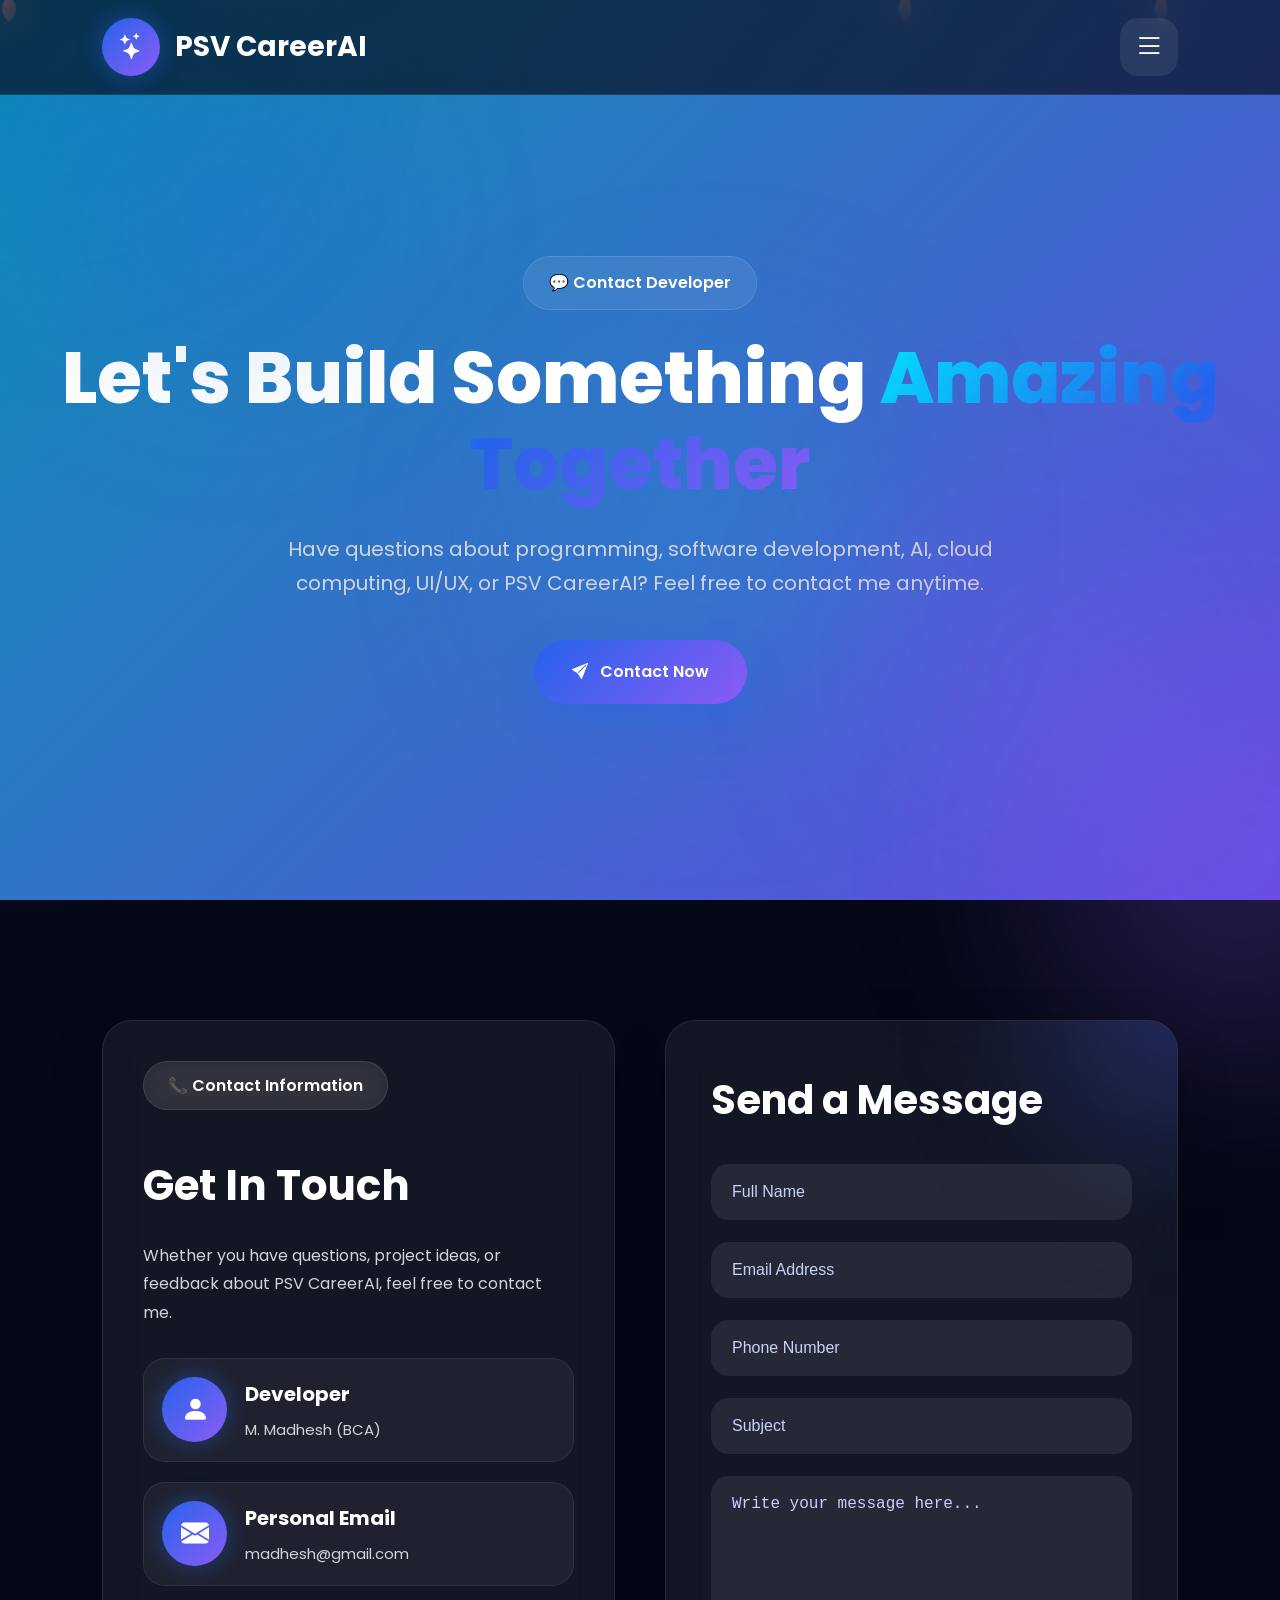
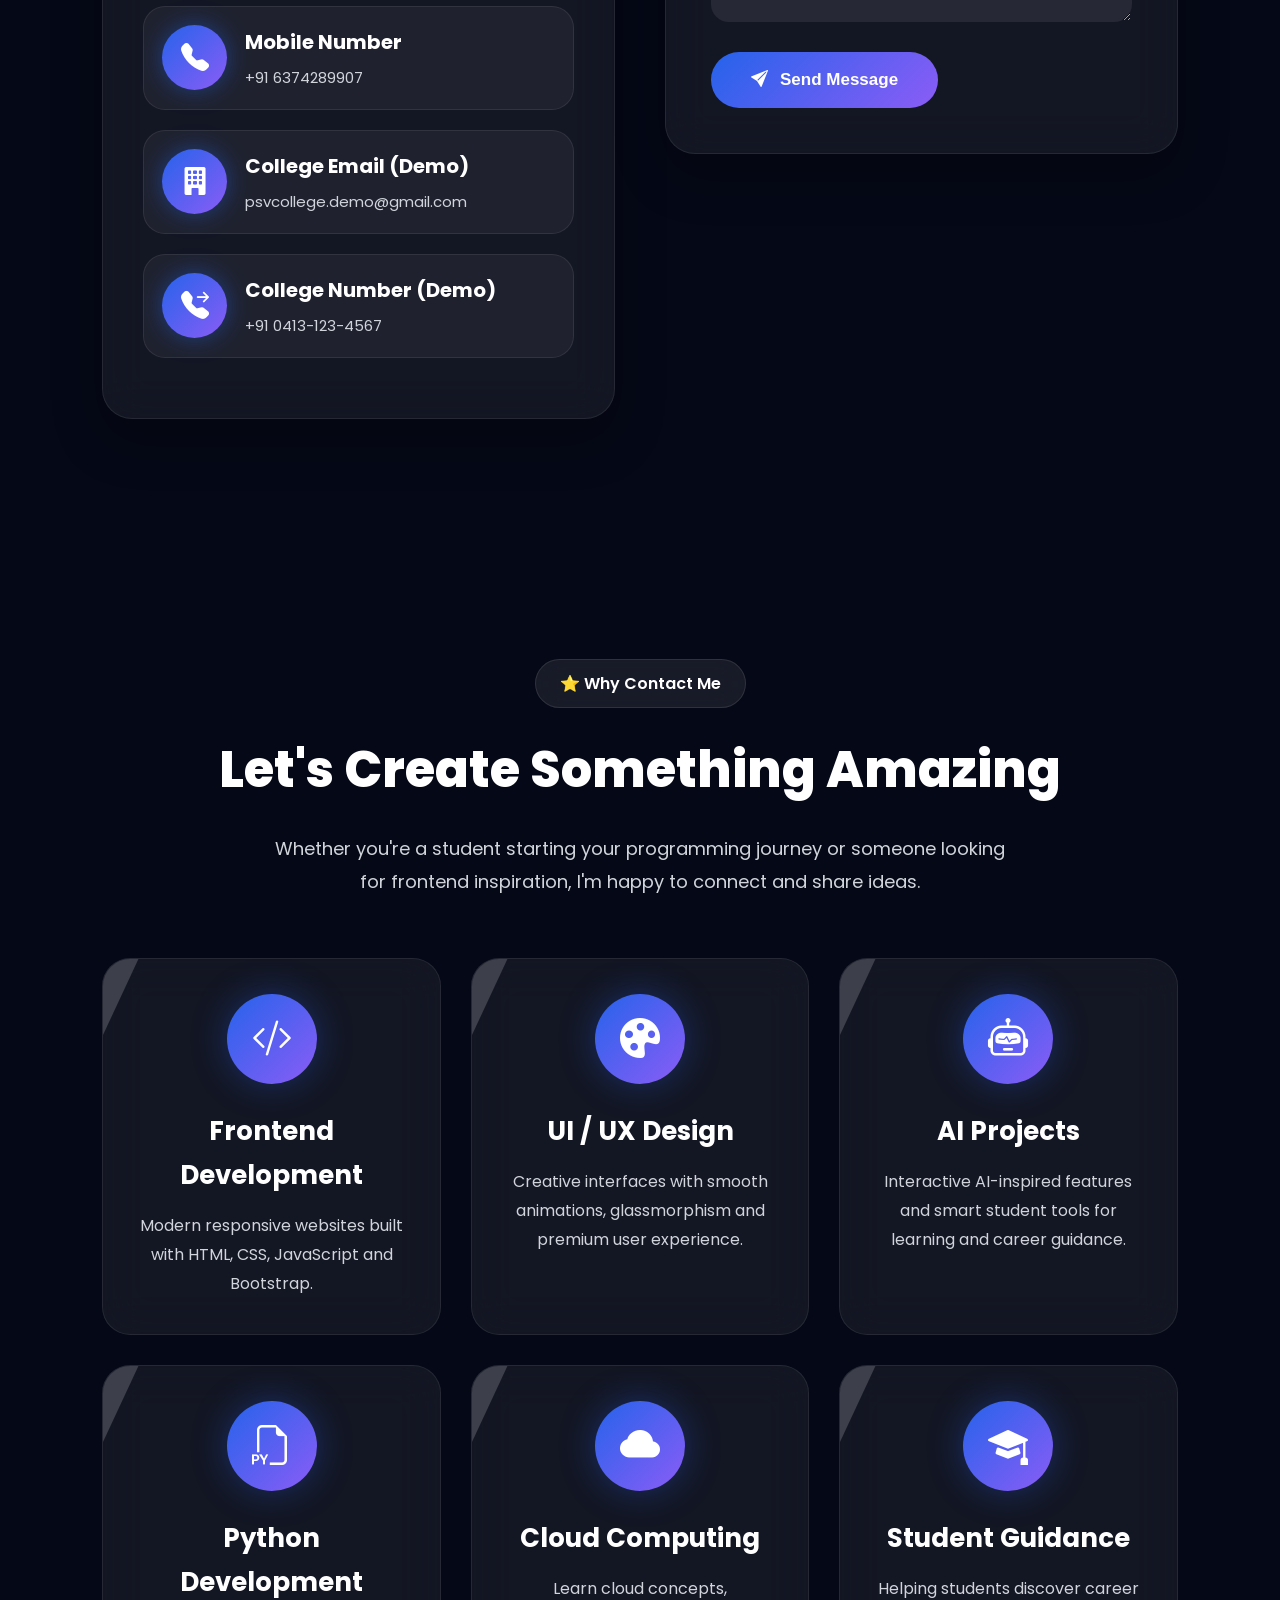
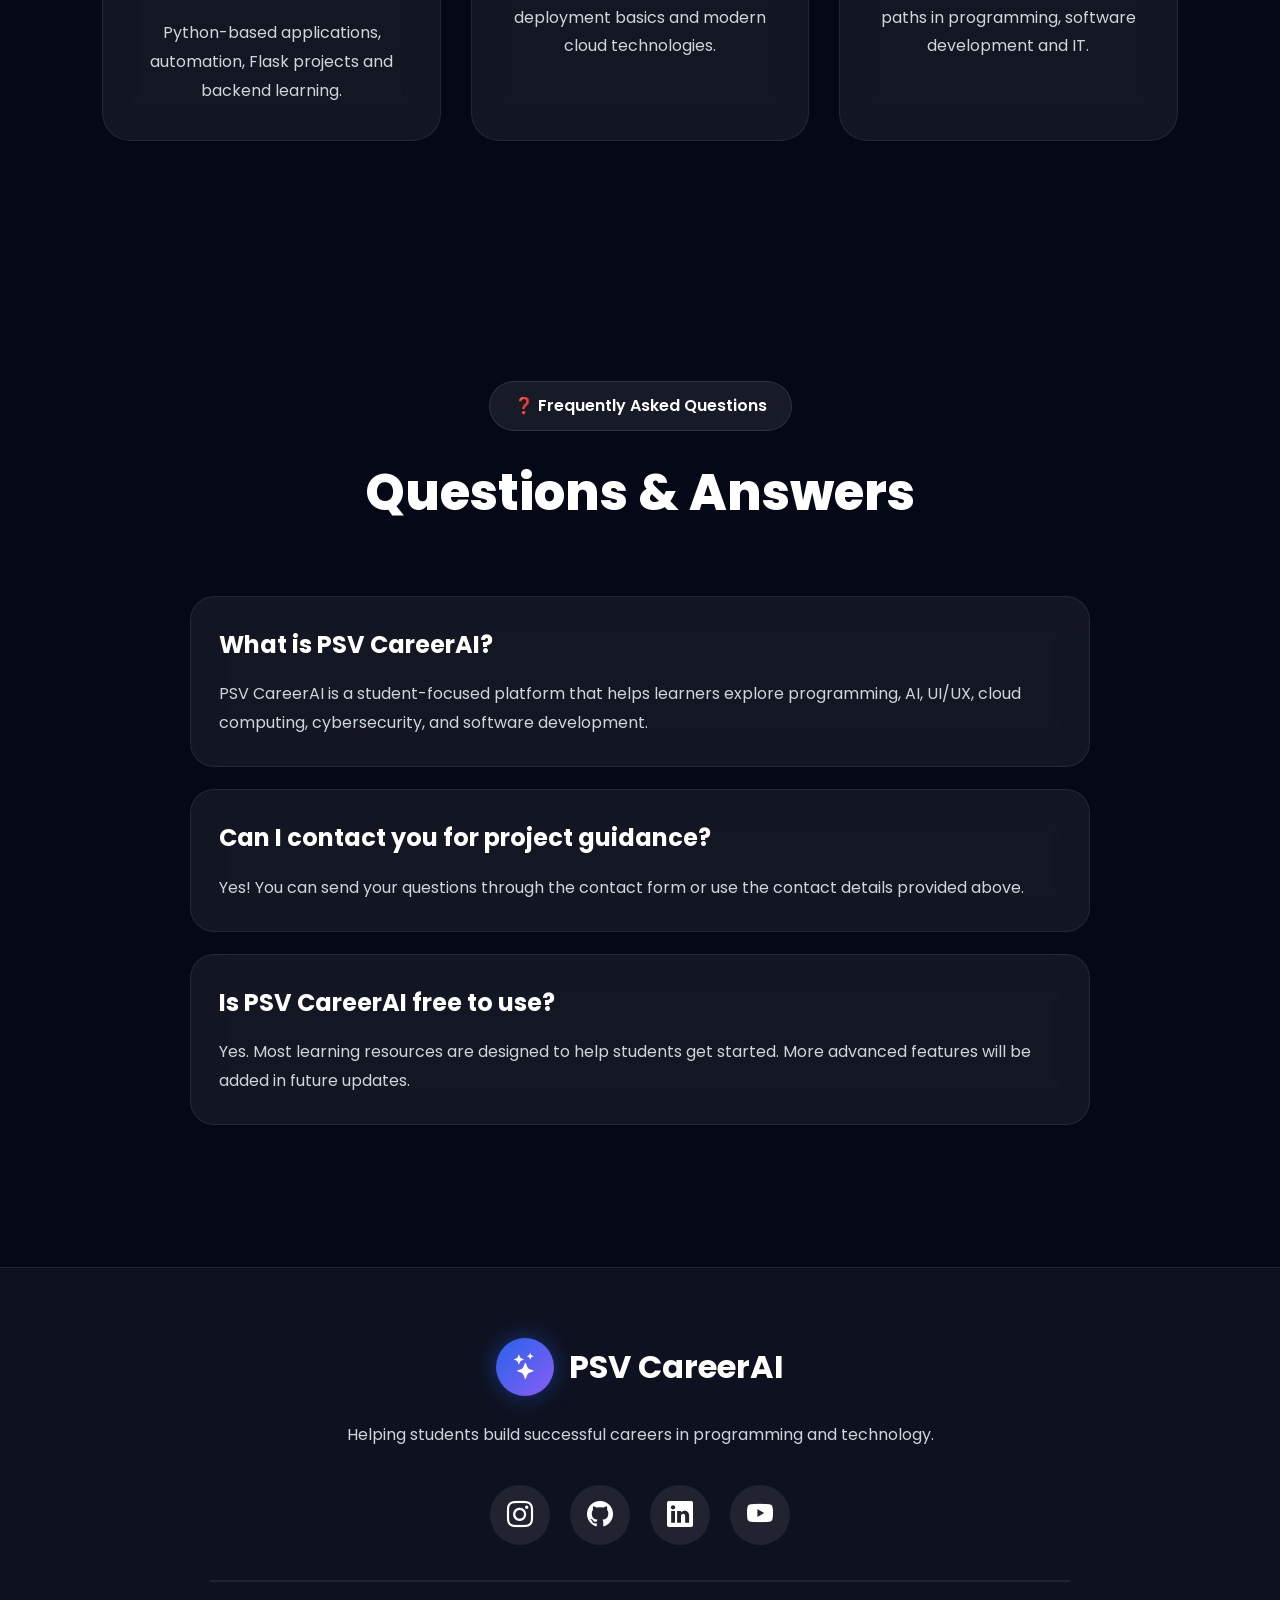
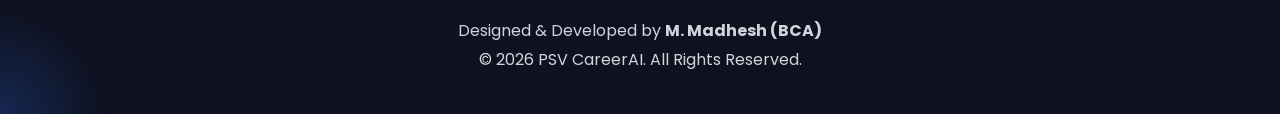
<file: contect.html>
<!DOCTYPE html>
<html lang="en">

<head>

<meta charset="UTF-8">

<meta name="viewport" content="width=device-width, initial-scale=1.0">

<title>Contact | PSV CareerAI</title>

<!-- Google Font -->

<link rel="preconnect" href="https://fonts.googleapis.com">

<link rel="preconnect" href="https://fonts.gstatic.com" crossorigin>

<link href="https://fonts.googleapis.com/css2?family=Poppins:wght@300;400;500;600;700;800&display=swap" rel="stylesheet">

<!-- Bootstrap Icons -->

<link href="https://cdn.jsdelivr.net/npm/bootstrap-icons@1.11.3/font/bootstrap-icons.css" rel="stylesheet">

<!-- CSS -->

<link rel="stylesheet" href="contact.css">

</head>

<body>

<!-- ================= BACKGROUND EFFECTS ================= -->

<div class="bg-glow glow1"></div>

<div class="bg-glow glow2"></div>

<div class="bg-glow glow3"></div>

<div class="sakura"></div>
<div class="sakura"></div>
<div class="sakura"></div>
<div class="sakura"></div>
<div class="sakura"></div>

<!-- ================= NAVBAR ================= -->

<header class="navbar">

<a href="index.html" class="logo">

<div class="logo-circle">

<i class="bi bi-stars"></i>

</div>

<h2>PSV CareerAI</h2>

</a>

<button class="menu-btn" id="menuBtn">

<i class="bi bi-list"></i>

</button>

</header>

<!-- ================= SIDEBAR ================= -->

<div class="sidebar" id="sidebar">

<div class="close-btn" id="closeBtn">

<i class="bi bi-x-lg"></i>

</div>

<a href="index.html">

<i class="bi bi-house-door-fill"></i>

Home

</a>

<a href="feature.html">

<i class="bi bi-grid-1x2-fill"></i>

Features

</a>

<a href="about.html">

<i class="bi bi-person-circle"></i>

About

</a>

<a href="contact.html" class="active">

<i class="bi bi-envelope-fill"></i>

Contact

</a>

</div>

<!-- ================= HERO ================= -->

<section class="hero">

<div class="hero-badge">

💬 Contact Developer

</div>

<h1>

Let's Build Something

<span>Amazing Together</span>

</h1>

<p>

Have questions about programming, software development, AI, cloud computing, UI/UX, or PSV CareerAI?

Feel free to contact me anytime.

</p>

<a href="#contact" class="hero-btn">

<i class="bi bi-send-fill"></i>

Contact Now

</a>

</section>
  <!--================ CONTACT SECTION ================-->

<section class="contact-section" id="contact">

<div class="container">

<div class="contact-wrapper">

<!--================ CONTACT INFO ================-->

<div class="contact-info">

<span class="section-badge">

📞 Contact Information

</span>

<h2>Get In Touch</h2>

<p>

Whether you have questions, project ideas, or feedback about PSV CareerAI, feel free to contact me.

</p>

<div class="info-card">

<div class="info-icon">

<i class="bi bi-person-fill"></i>

</div>

<div>

<h4>Developer</h4>

<p>M. Madhesh (BCA)</p>

</div>

</div>

<div class="info-card">

<div class="info-icon">

<i class="bi bi-envelope-fill"></i>

</div>

<div>

<h4>Personal Email</h4>

<p>madhesh@gmail.com</p>

</div>

</div>

<div class="info-card">

<div class="info-icon">

<i class="bi bi-telephone-fill"></i>

</div>

<div>

<h4>Mobile Number</h4>

<p>+91 6374289907</p>

</div>

</div>

<div class="info-card">

<div class="info-icon">

<i class="bi bi-building-fill"></i>

</div>

<div>

<h4>College Email (Demo)</h4>

<p>psvcollege.demo@gmail.com</p>

</div>

</div>

<div class="info-card">

<div class="info-icon">

<i class="bi bi-telephone-forward-fill"></i>

</div>

<div>

<h4>College Number (Demo)</h4>

<p>+91 0413-123-4567</p>

</div>

</div>

</div>

<!--================ CONTACT FORM ================-->

<div class="contact-form">

<div class="form-glow"></div>

<h2>

Send a Message

</h2>

<form>

<div class="input-group">

<input type="text" placeholder="Full Name" required>

</div>

<div class="input-group">

<input type="email" placeholder="Email Address" required>

</div>

<div class="input-group">

<input type="tel" placeholder="Phone Number">

</div>

<div class="input-group">

<input type="text" placeholder="Subject">

</div>

<div class="input-group">

<textarea rows="6" placeholder="Write your message here..." required></textarea>

</div>

<button type="submit" class="send-btn">

<i class="bi bi-send-fill"></i>

Send Message

</button>

</form>

</div>

</div>

</div>

</section>
  <!--================ WHY CONTACT ME ================-->

<section class="services-section">

<div class="container">

<div class="section-heading">

<span class="section-badge">

⭐ Why Contact Me

</span>

<h2>

Let's Create Something Amazing

</h2>

<p>

Whether you're a student starting your programming journey or someone looking for frontend inspiration, I'm happy to connect and share ideas.

</p>

</div>

<div class="services-grid">

<div class="service-card">

<div class="service-icon">

<i class="bi bi-code-slash"></i>

</div>

<h3>Frontend Development</h3>

<p>

Modern responsive websites built with HTML, CSS, JavaScript and Bootstrap.

</p>

</div>

<div class="service-card">

<div class="service-icon">

<i class="bi bi-palette-fill"></i>

</div>

<h3>UI / UX Design</h3>

<p>

Creative interfaces with smooth animations, glassmorphism and premium user experience.

</p>

</div>

<div class="service-card">

<div class="service-icon">

<i class="bi bi-robot"></i>

</div>

<h3>AI Projects</h3>

<p>

Interactive AI-inspired features and smart student tools for learning and career guidance.

</p>

</div>

<div class="service-card">

<div class="service-icon">

<i class="bi bi-filetype-py"></i>

</div>

<h3>Python Development</h3>

<p>

Python-based applications, automation, Flask projects and backend learning.

</p>

</div>

<div class="service-card">

<div class="service-icon">

<i class="bi bi-cloud-fill"></i>

</div>

<h3>Cloud Computing</h3>

<p>

Learn cloud concepts, deployment basics and modern cloud technologies.

</p>

</div>

<div class="service-card">

<div class="service-icon">

<i class="bi bi-mortarboard-fill"></i>

</div>

<h3>Student Guidance</h3>

<p>

Helping students discover career paths in programming, software development and IT.

</p>

</div>

</div>

</div>

</section>
  <!--================ FAQ SECTION ================-->

<section class="faq-section">

<div class="container">

<div class="section-heading">

<span class="section-badge">

❓ Frequently Asked Questions

</span>

<h2>

Questions & Answers

</h2>

</div>

<div class="faq-container">

<div class="faq-item">

<h3>What is PSV CareerAI?</h3>

<p>

PSV CareerAI is a student-focused platform that helps learners explore programming, AI, UI/UX, cloud computing, cybersecurity, and software development.

</p>

</div>

<div class="faq-item">

<h3>Can I contact you for project guidance?</h3>

<p>

Yes! You can send your questions through the contact form or use the contact details provided above.

</p>

</div>

<div class="faq-item">

<h3>Is PSV CareerAI free to use?</h3>

<p>

Yes. Most learning resources are designed to help students get started. More advanced features will be added in future updates.

</p>

</div>

</div>

</div>

</section>

<!--================ FOOTER ================-->

<footer class="footer">

<div class="container">

<div class="footer-logo">

<div class="logo-circle">

<i class="bi bi-stars"></i>

</div>

<h2>PSV CareerAI</h2>

</div>

<p>

Helping students build successful careers in programming and technology.

</p>

<div class="social-icons">

<a href="#"><i class="bi bi-instagram"></i></a>

<a href="#"><i class="bi bi-github"></i></a>

<a href="#"><i class="bi bi-linkedin"></i></a>

<a href="#"><i class="bi bi-youtube"></i></a>

</div>

<hr>

<p>

Designed & Developed by

<strong>M. Madhesh (BCA)</strong>

<br>

© 2026 PSV CareerAI. All Rights Reserved.

</p>

</div>

</footer>

<!--================ SCROLL TO TOP ================-->

<button id="scrollTopBtn">

<i class="bi bi-arrow-up-circle-fill"></i>

</button>

<!--================ CURSOR GLOW ================-->

<div class="cursor-glow"></div>

<!--================ JAVASCRIPT ================-->

<script src="contact.js"></script>

</body>

</html>
</file>
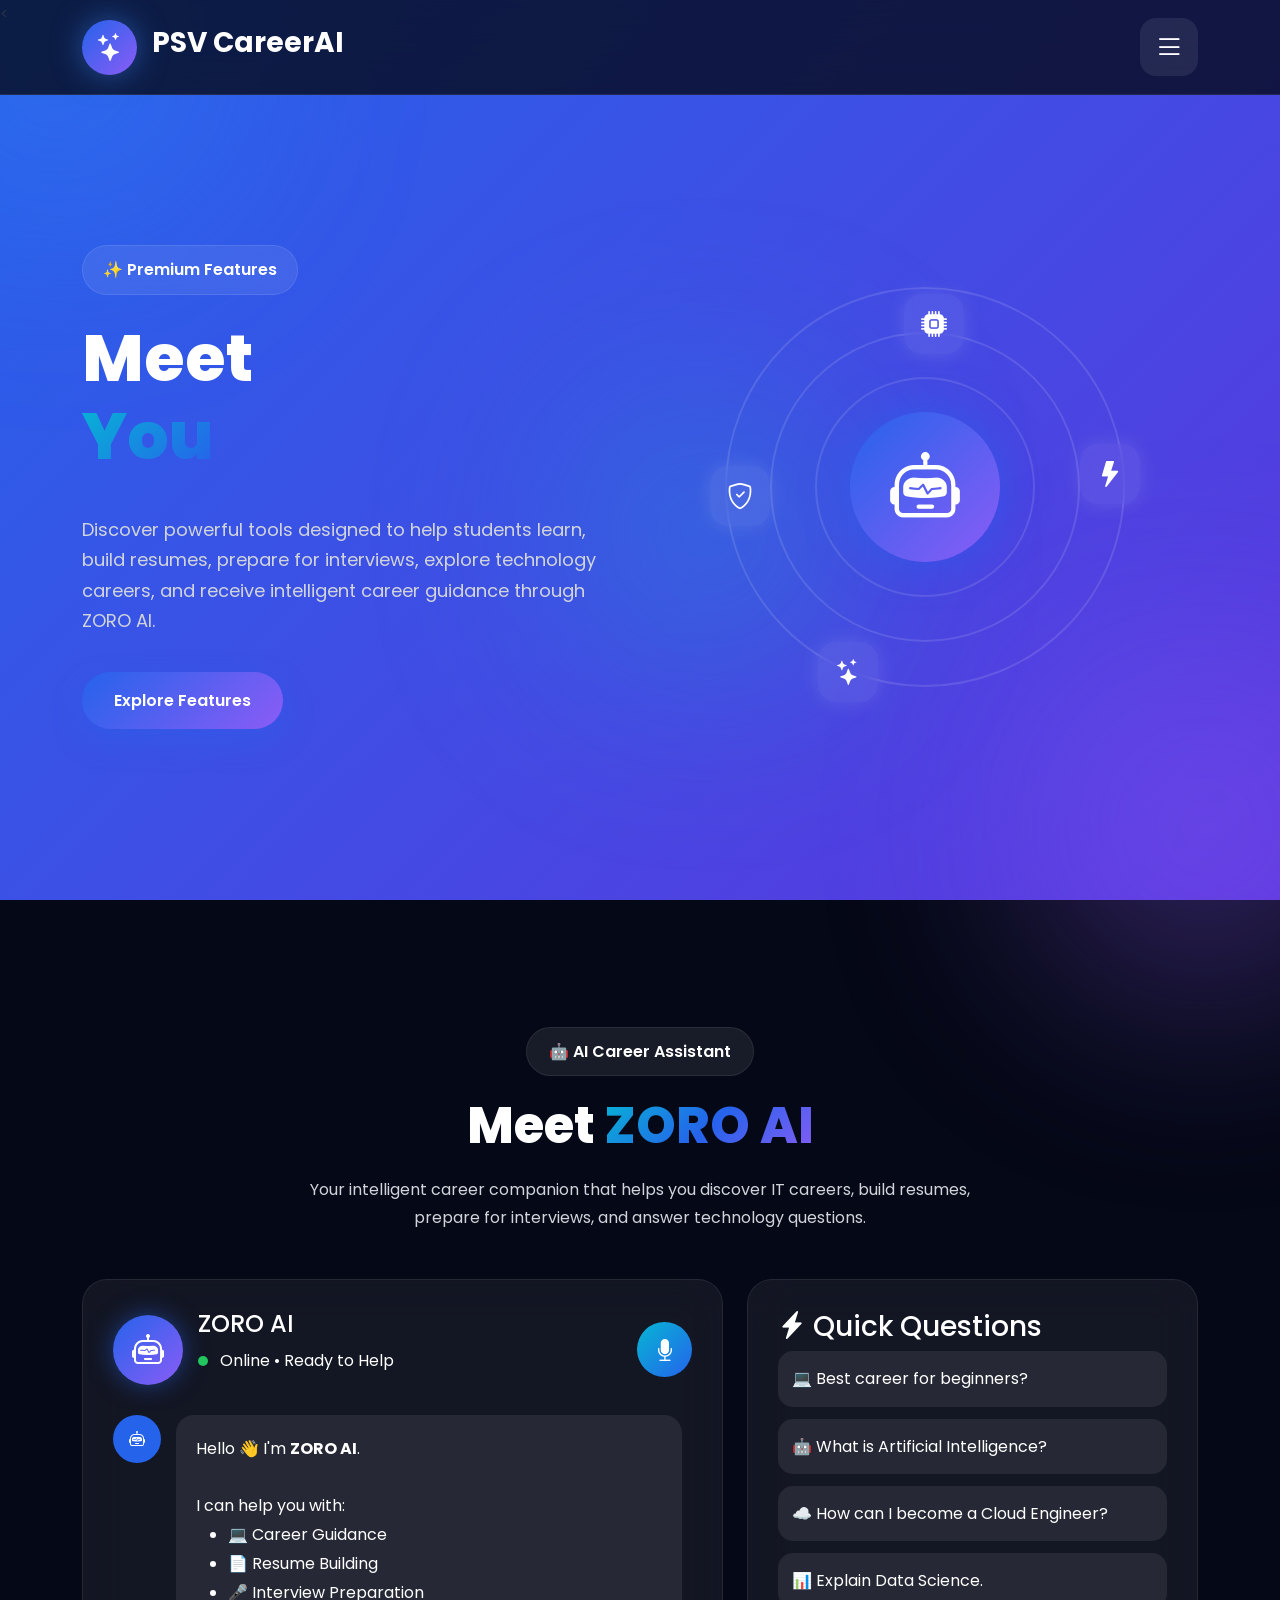
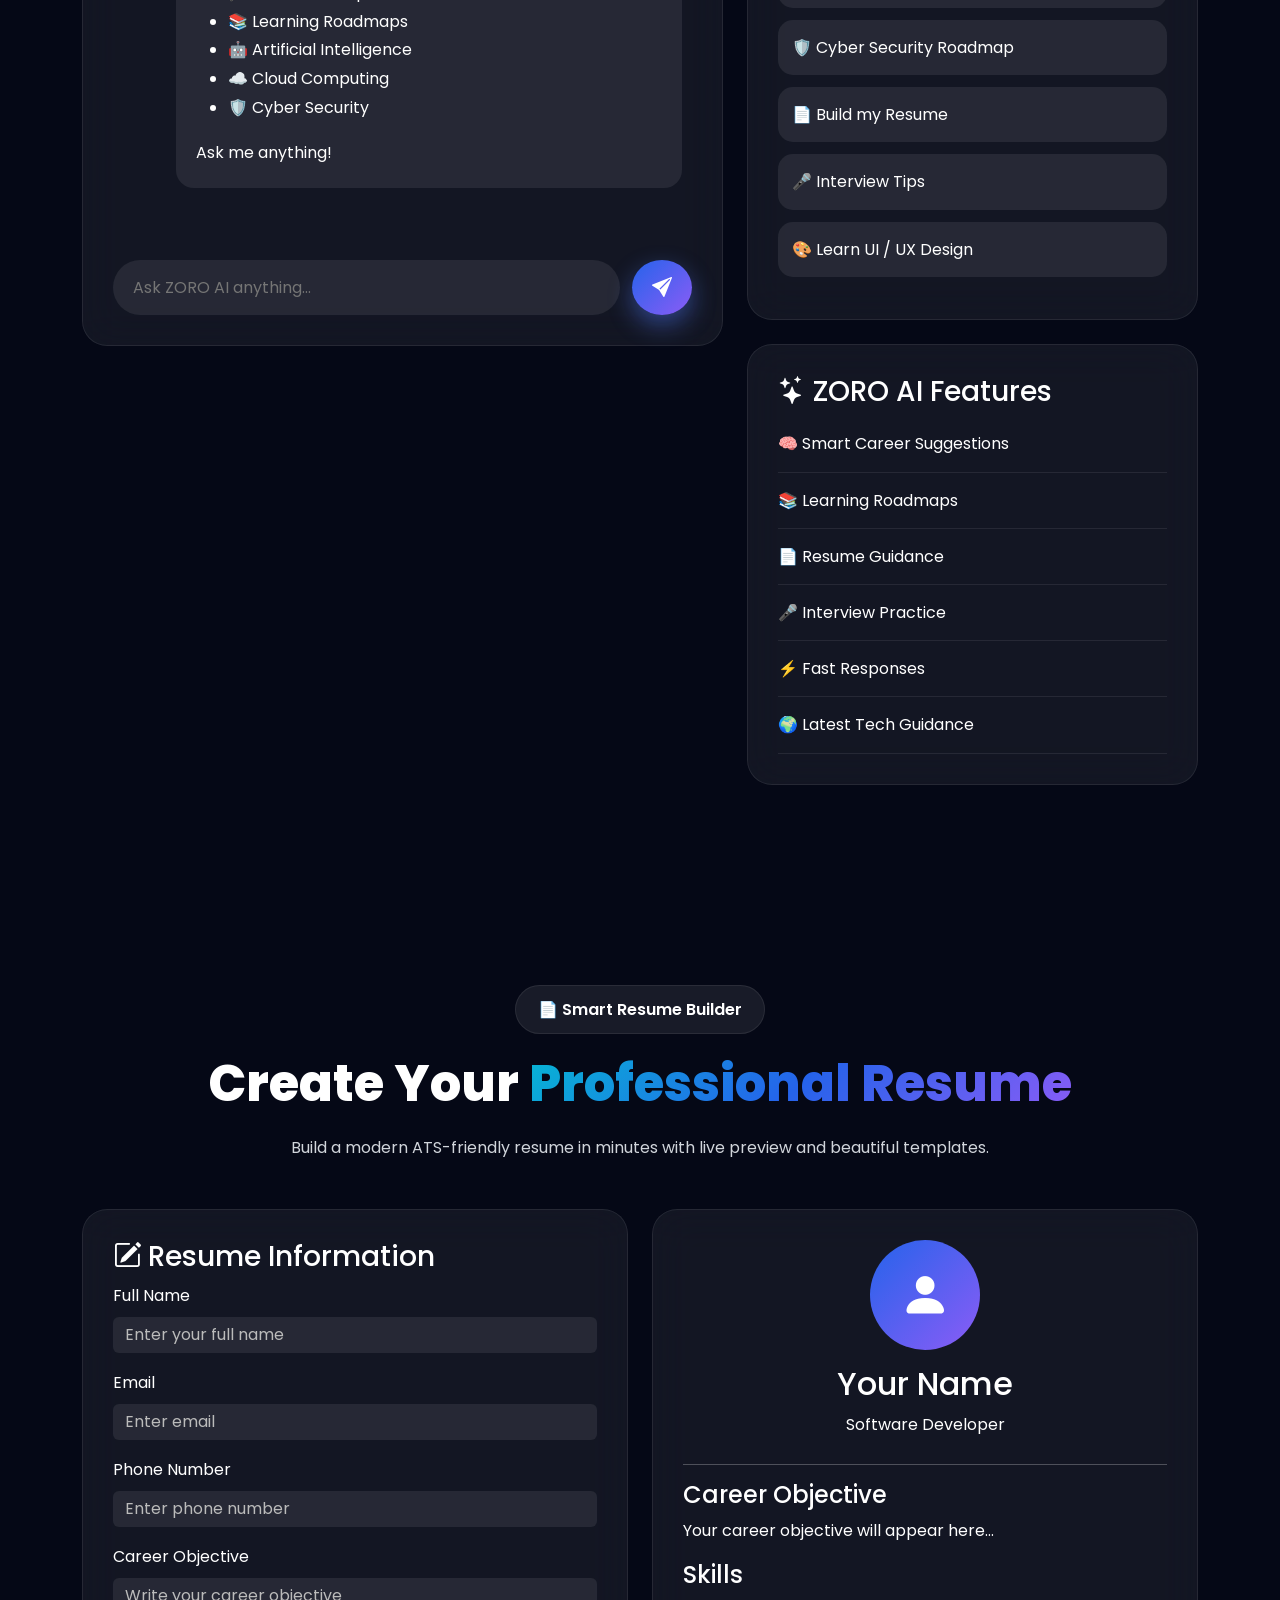
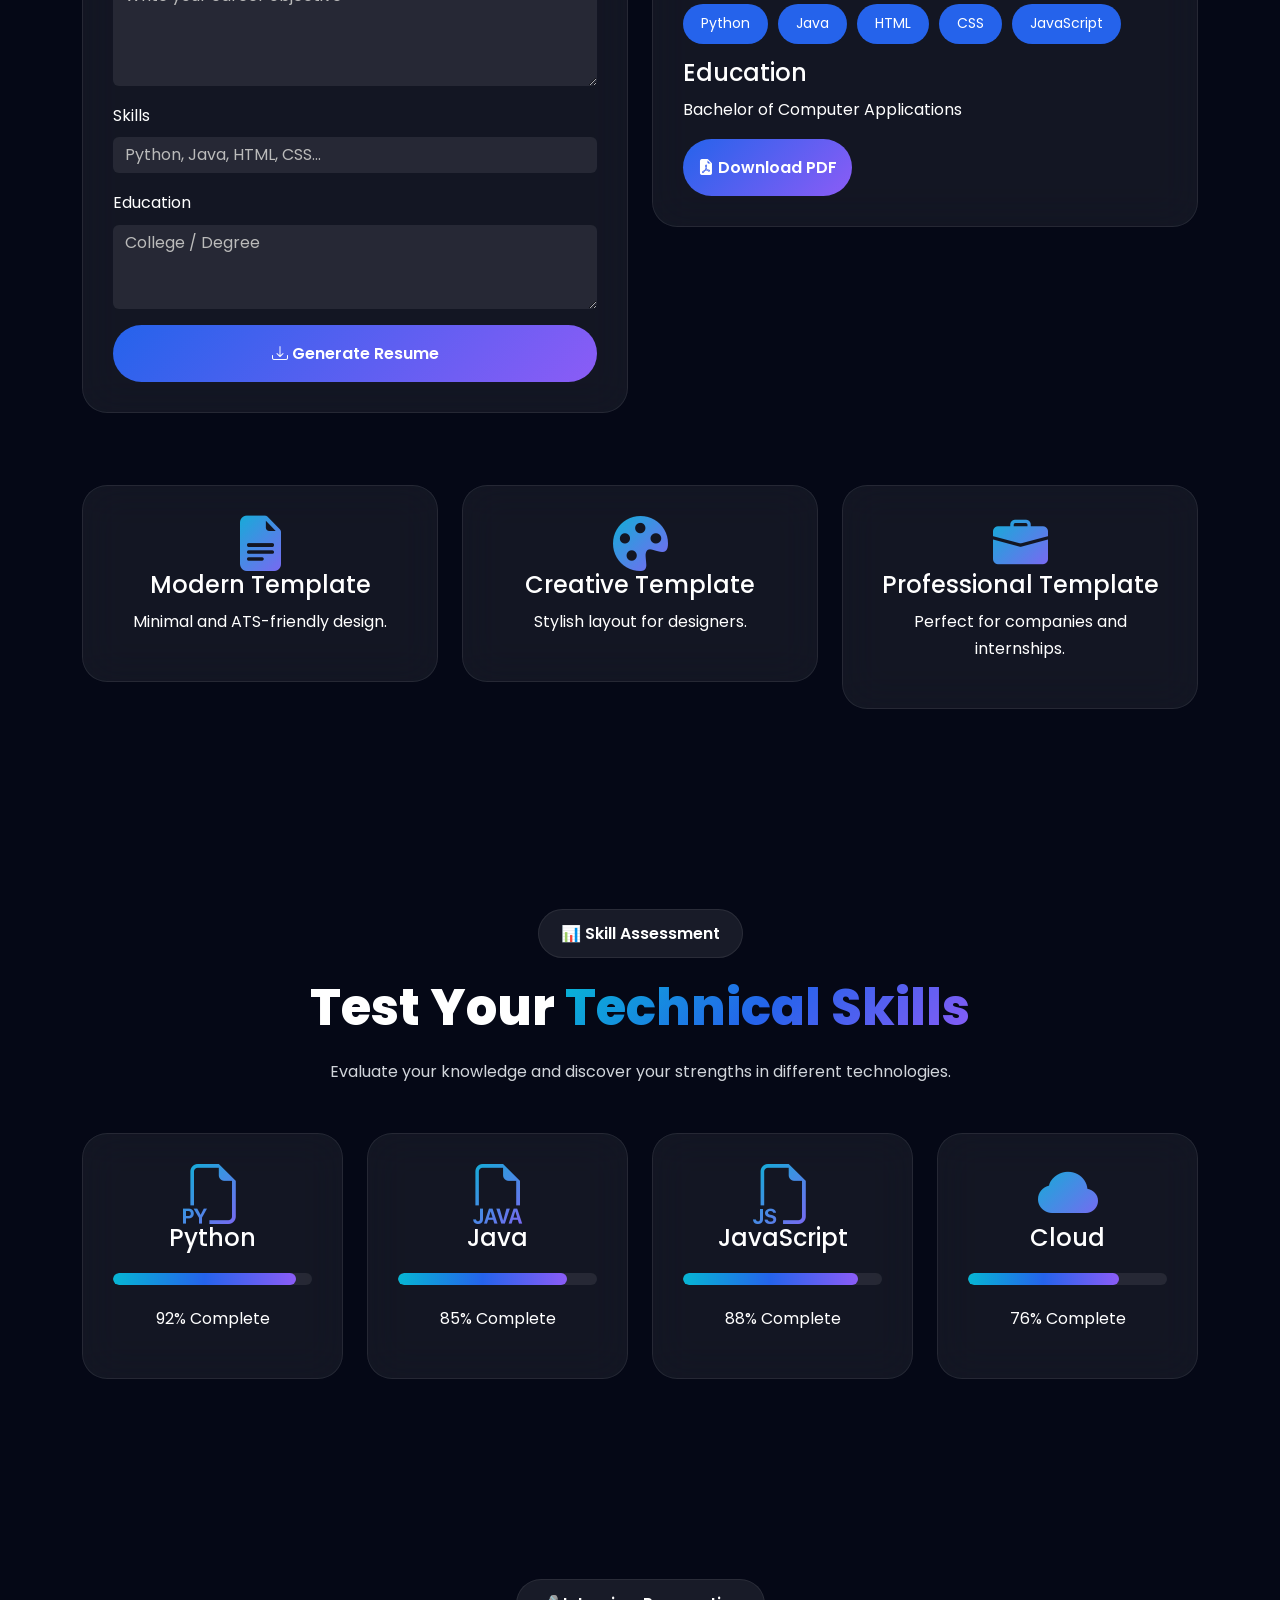
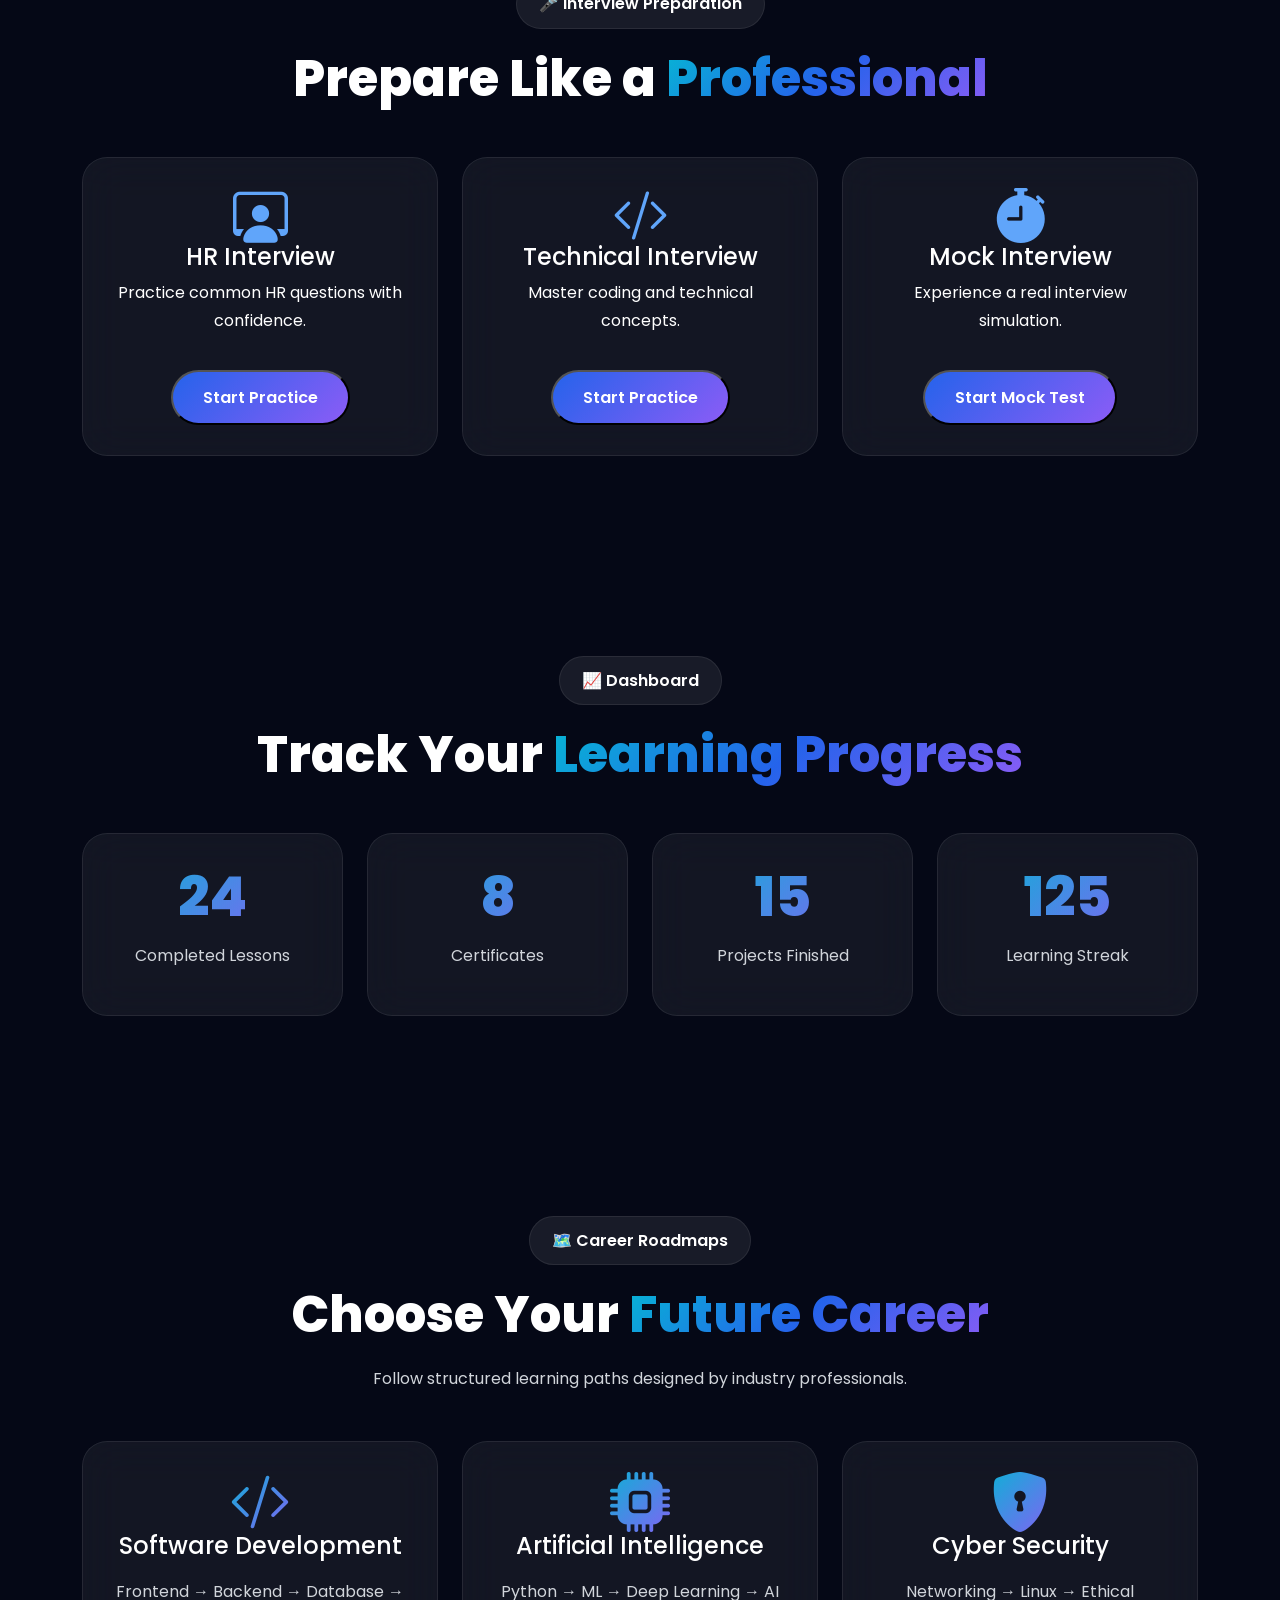
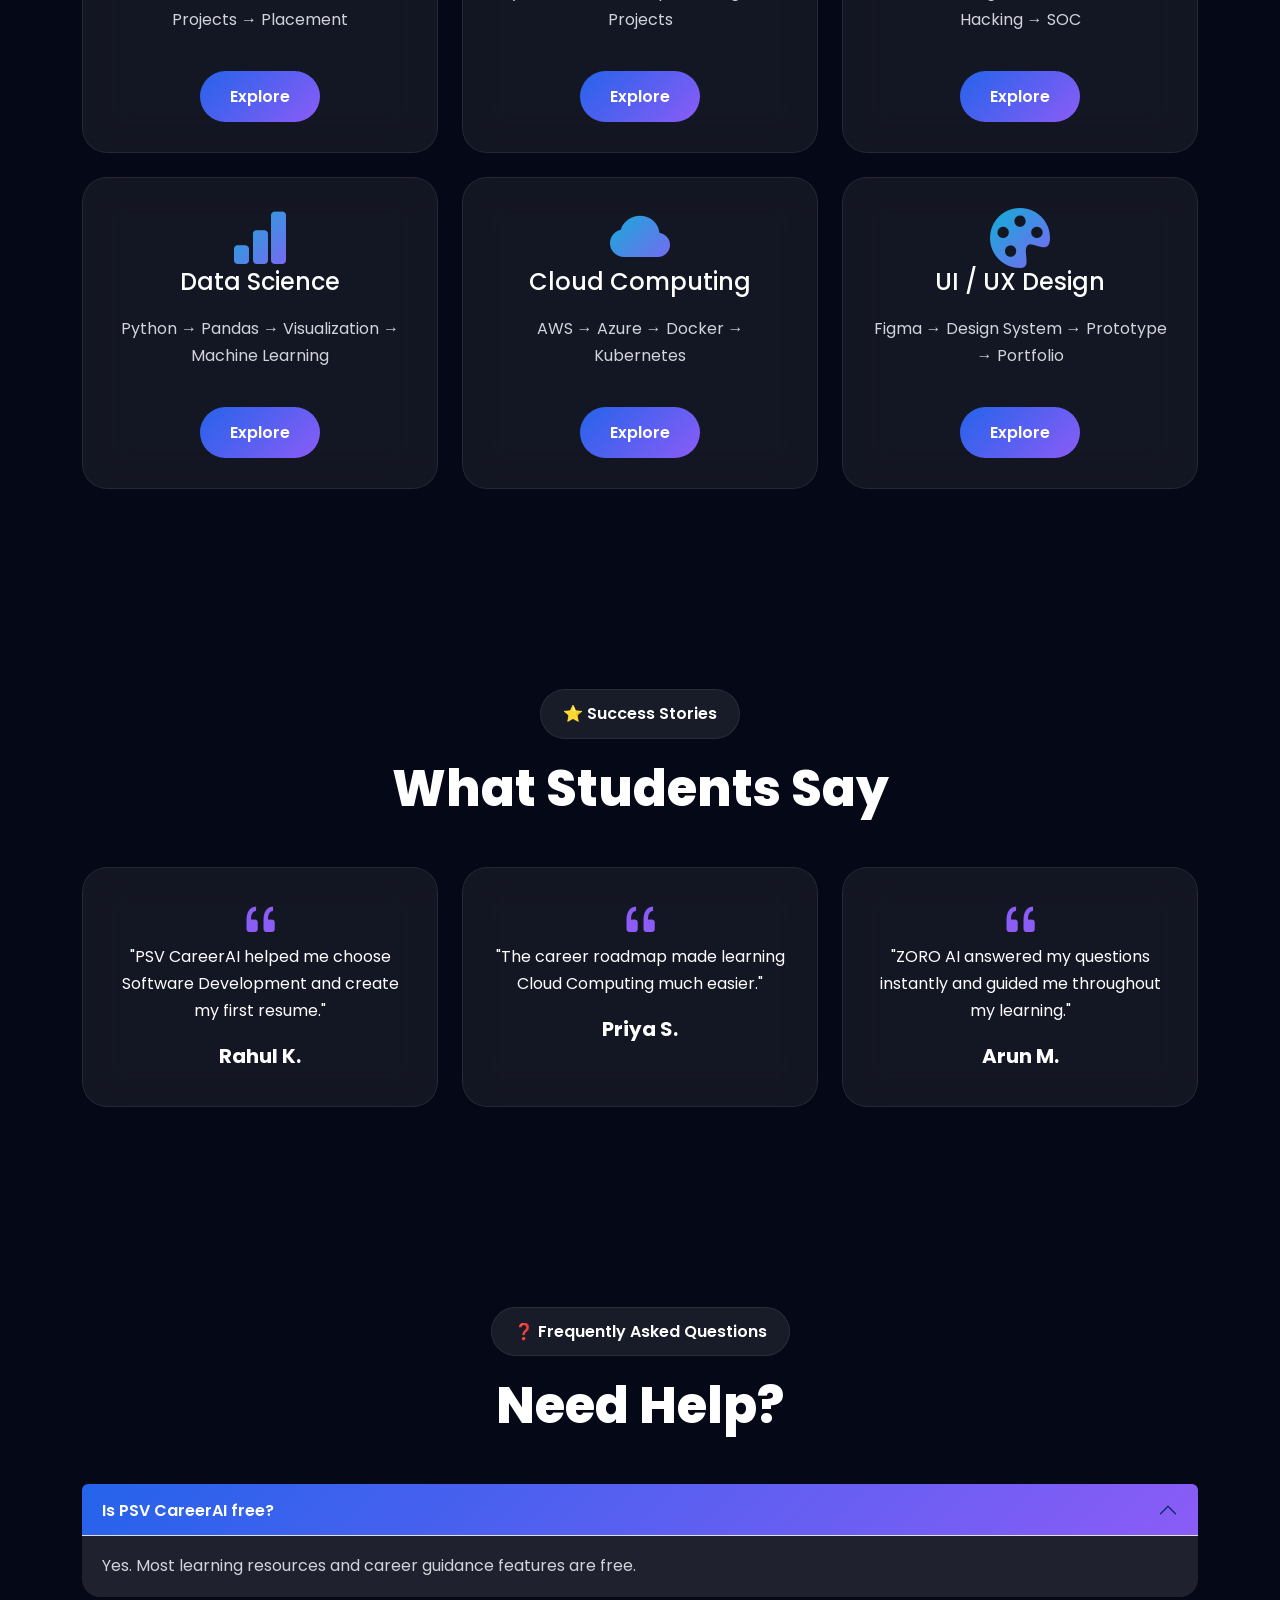
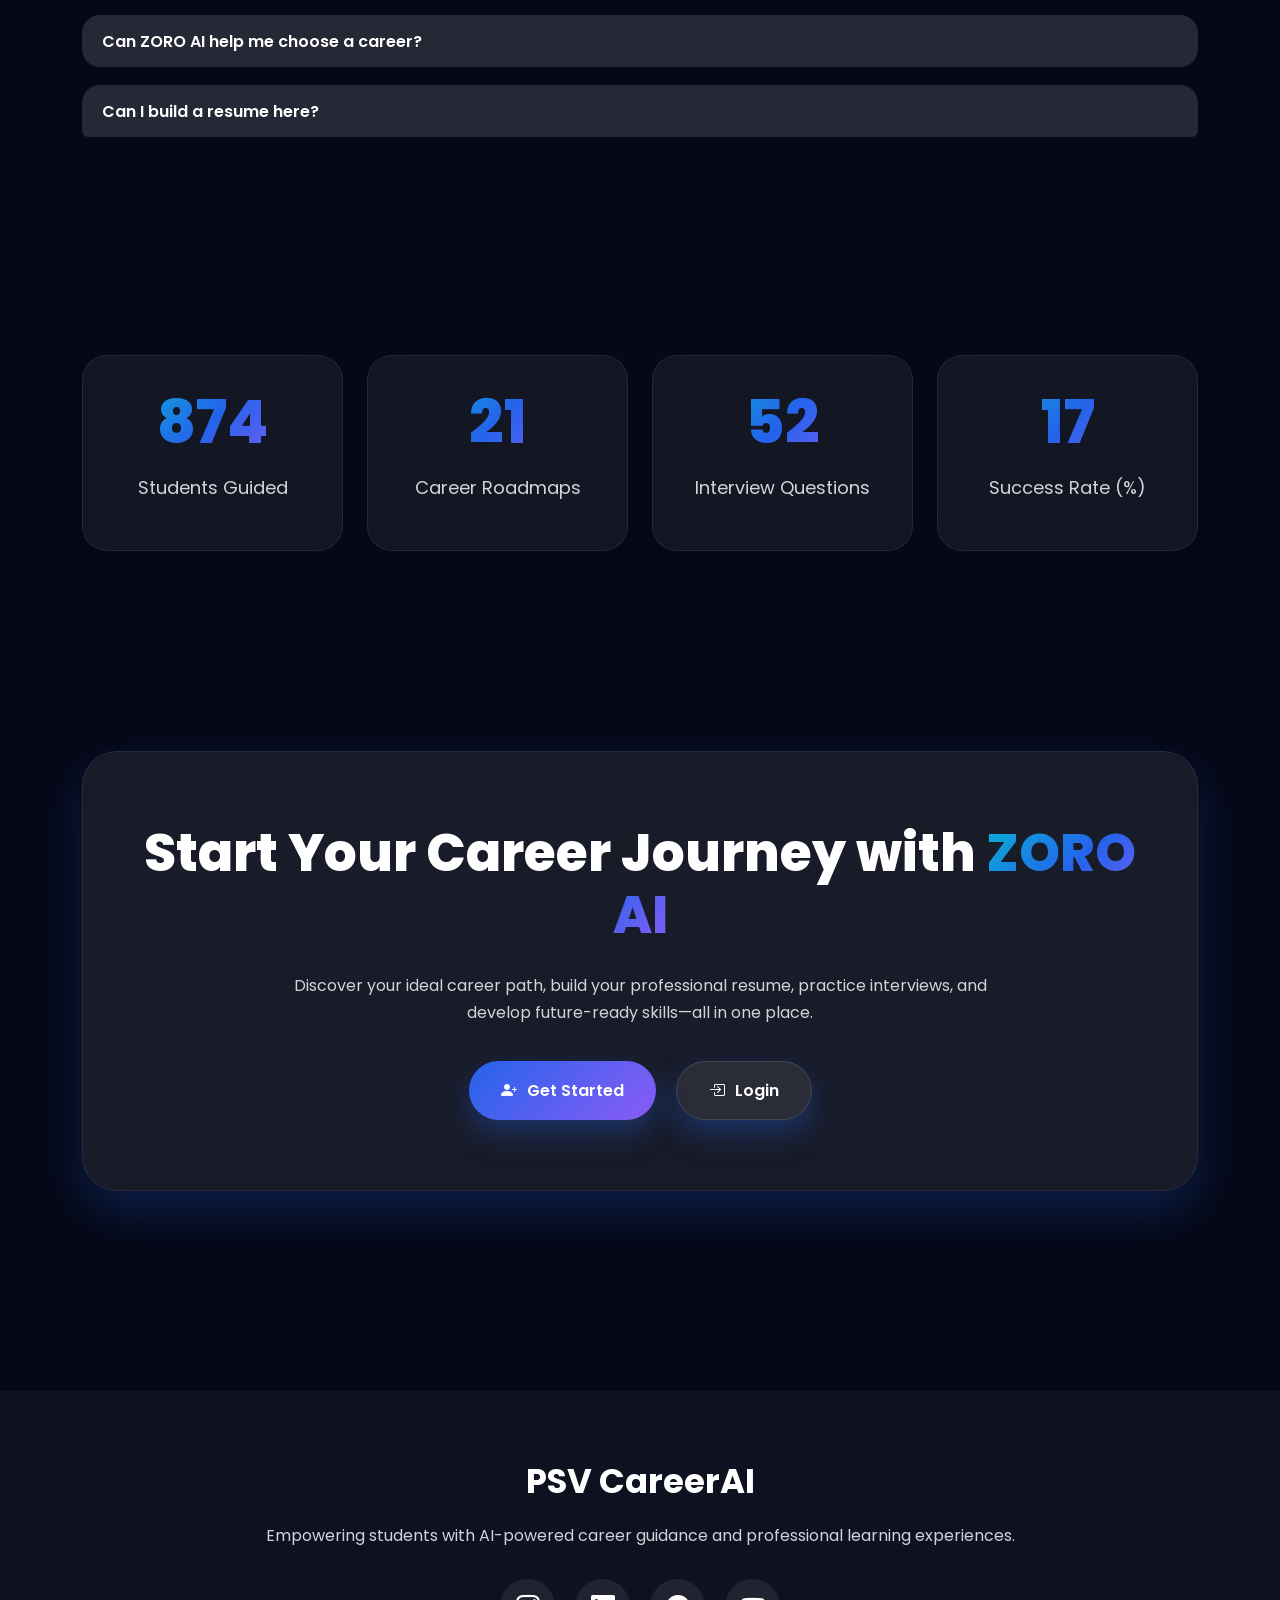
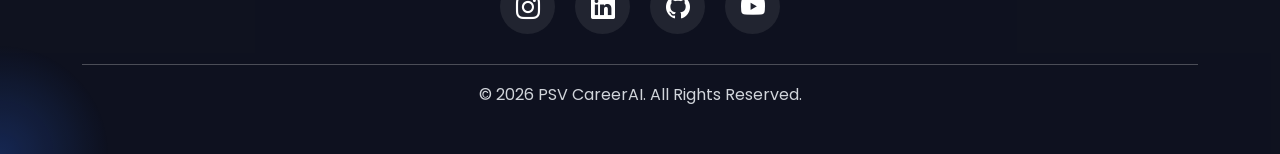
<file: feature.html>
< <!DOCTYPE html>
<html lang="en">

<head>

<meta charset="UTF-8">

<meta name="viewport" content="width=device-width, initial-scale=1.0">

<title>Features | PSV CareerAI</title>

<!-- Google Font -->

<link rel="preconnect" href="https://fonts.googleapis.com">

<link rel="preconnect" href="https://fonts.gstatic.com" crossorigin>

<link href="https://fonts.googleapis.com/css2?family=Poppins:wght@300;400;500;600;700;800&display=swap" rel="stylesheet">

<!-- Bootstrap -->

<link href="https://cdn.jsdelivr.net/npm/bootstrap@5.3.3/dist/css/bootstrap.min.css" rel="stylesheet">

<!-- Bootstrap Icons -->

<link href="https://cdn.jsdelivr.net/npm/bootstrap-icons@1.11.3/font/bootstrap-icons.css" rel="stylesheet">

<!-- CSS -->

<link rel="stylesheet" href="feature.css">

</head>

<body>

<!--================ BACKGROUND ================-->

<div class="gradient-bg"></div>

<div class="blob blob1"></div>

<div class="blob blob2"></div>

<div class="blob blob3"></div>

<div class="particles">

<span></span>
<span></span>
<span></span>
<span></span>
<span></span>
<span></span>
<span></span>
<span></span>
<span></span>
<span></span>

</div>

<!--================ HEADER ================-->

<header class="header">

<div class="container">

<div class="logo">

<div class="logo-circle">

<i class="bi bi-stars"></i>

</div>

<h2>PSV CareerAI</h2>

</div>

<button class="menu-btn" id="menuBtn">

<i class="bi bi-list"></i>

</button>

</div>

</header>

<!--================ SIDEBAR ================-->

<nav class="sidebar" id="sidebar">

<div class="sidebar-header">

<h3>Menu</h3>

<button id="closeMenu">

<i class="bi bi-x-lg"></i>

</button>

</div>

<ul>

<li>

<a href="index.html">

<i class="bi bi-house-fill"></i>

Home

</a>

</li>

<li>

<a href="features.html">

<i class="bi bi-stars"></i>

Features

</a>

</li>

<li>

<a href="about.html">

<i class="bi bi-info-circle-fill"></i>

About

</a>

</li>

<li>

<a href="contect.html">

<i class="bi bi-envelope-fill"></i>

Contact

</a>

</li>

<li>

<a href="#" id="themeToggle">

<i class="bi bi-moon-stars-fill"></i>

Dark / Light Mode

</a>

</li>

<li>

<a href="login.html">

<i class="bi bi-box-arrow-in-right"></i>

Login

</a>

</li>

<li>

<a href="signup.html">

<i class="bi bi-person-plus-fill"></i>

Sign Up

</a>

</li>

</ul>

</nav>

<!--================ HERO SECTION ================-->

<section class="hero">

<div class="container">

<div class="row align-items-center">

<div class="col-lg-6">

<div class="hero-badge">

✨ Premium Features

</div>

<h1>

Meet

<br>

<span id="typing-text"></span>

</h1>

<p>

Discover powerful tools designed to help students learn, build resumes, prepare for interviews, explore technology careers, and receive intelligent career guidance through ZORO AI.

</p>

<a href="#zoro-ai" class="hero-btn">

Explore Features

</a>

</div>

<div class="col-lg-6">

<div class="hero-ai">

<div class="ai-core">

<i class="bi bi-robot"></i>

</div>

<div class="orbit orbit1"></div>

<div class="orbit orbit2"></div>

<div class="orbit orbit3"></div>

<div class="floating floating1">

<i class="bi bi-cpu-fill"></i>

</div>

<div class="floating floating2">

<i class="bi bi-lightning-fill"></i>

</div>

<div class="floating floating3">

<i class="bi bi-stars"></i>

</div>

<div class="floating floating4">

<i class="bi bi-shield-check"></i>

</div>

</div>

</div>

</div>

</div>

</section>
  <!--================ ZORO AI SECTION ================-->

<section class="zoro-section" id="zoro-ai">

<div class="container">

<div class="text-center mb-5">

<span class="section-badge">

🤖 AI Career Assistant

</span>

<h2 class="section-title">

Meet <span class="gradient-text">ZORO AI</span>

</h2>

<p class="section-text">

Your intelligent career companion that helps you discover IT careers, build resumes, prepare for interviews, and answer technology questions.

</p>

</div>

<div class="row g-4">

<!-- LEFT SIDE -->

<div class="col-lg-7">

<div class="chat-card">

<div class="chat-header">

<div class="ai-profile">

<div class="ai-avatar">

<i class="bi bi-robot"></i>

</div>

<div>

<h4>ZORO AI</h4>

<p>

<span class="status-dot"></span>

Online • Ready to Help

</p>

</div>

</div>

<div class="voice-btn">

<i class="bi bi-mic-fill"></i>

</div>

</div>

<div class="chat-body" id="chatBody">

<div class="ai-message">

<div class="message-icon">

<i class="bi bi-robot"></i>

</div>

<div class="message-box">

Hello 👋 I'm <strong>ZORO AI</strong>.

<br><br>

I can help you with:

<ul>

<li>💻 Career Guidance</li>

<li>📄 Resume Building</li>

<li>🎤 Interview Preparation</li>

<li>📚 Learning Roadmaps</li>

<li>🤖 Artificial Intelligence</li>

<li>☁️ Cloud Computing</li>

<li>🛡️ Cyber Security</li>

</ul>

Ask me anything!

</div>

</div>

</div>

<div class="chat-input">

<input

type="text"

id="userInput"

placeholder="Ask ZORO AI anything...">

<button id="sendBtn" class="send-btn">
    <i class="bi bi-send-fill"></i>
</button>

</div>

</div>

</div>

<!-- RIGHT SIDE -->

<div class="col-lg-5">

<div class="feature-card">

<h3>

<i class="bi bi-lightning-charge-fill"></i>

Quick Questions

</h3>

<div class="question-list">

<button class="question-btn">

💻 Best career for beginners?

</button>

<button class="question-btn">

🤖 What is Artificial Intelligence?

</button>

<button class="question-btn">

☁️ How can I become a Cloud Engineer?

</button>

<button class="question-btn">

📊 Explain Data Science.

</button>

<button class="question-btn">

🛡️ Cyber Security Roadmap

</button>

<button class="question-btn">

📄 Build my Resume

</button>

<button class="question-btn">

🎤 Interview Tips

</button>

<button class="question-btn">

🎨 Learn UI / UX Design

</button>

</div>

</div>

<div class="feature-card mt-4">

<h3>

<i class="bi bi-stars"></i>

ZORO AI Features

</h3>

<div class="ai-feature">

<span>🧠 Smart Career Suggestions</span>

</div>

<div class="ai-feature">

<span>📚 Learning Roadmaps</span>

</div>

<div class="ai-feature">

<span>📄 Resume Guidance</span>

</div>

<div class="ai-feature">

<span>🎤 Interview Practice</span>

</div>

<div class="ai-feature">

<span>⚡ Fast Responses</span>

</div>

<div class="ai-feature">

<span>🌍 Latest Tech Guidance</span>

</div>

</div>

</div>

</div>

</div>

</section>
  <!--================ RESUME BUILDER ================-->

<section class="resume-section" id="resume-builder">

<div class="container">

<div class="text-center mb-5">

<span class="section-badge">

📄 Smart Resume Builder

</span>

<h2 class="section-title">

Create Your <span class="gradient-text">Professional Resume</span>

</h2>

<p class="section-text">

Build a modern ATS-friendly resume in minutes with live preview and beautiful templates.

</p>

</div>

<div class="row g-4">

<!-- LEFT -->

<div class="col-lg-6">

<div class="resume-form-card">

<h3>

<i class="bi bi-pencil-square"></i>

Resume Information

</h3>

<div class="mb-3">

<label>Full Name</label>

<input type="text" class="form-control" placeholder="Enter your full name">

</div>

<div class="mb-3">

<label>Email</label>

<input type="email" class="form-control" placeholder="Enter email">

</div>

<div class="mb-3">

<label>Phone Number</label>

<input type="text" class="form-control" placeholder="Enter phone number">

</div>

<div class="mb-3">

<label>Career Objective</label>

<textarea class="form-control" rows="4" placeholder="Write your career objective"></textarea>

</div>

<div class="mb-3">

<label>Skills</label>

<input type="text" class="form-control" placeholder="Python, Java, HTML, CSS...">

</div>

<div class="mb-3">

<label>Education</label>

<textarea class="form-control" rows="3" placeholder="College / Degree"></textarea>

</div>

<div class="d-grid">

<button class="resume-btn">

<i class="bi bi-download"></i>

Generate Resume

</button>

</div>

</div>

</div>

<!-- RIGHT -->

<div class="col-lg-6">

<div class="resume-preview">

<div class="resume-header">

<div class="profile-circle">

<i class="bi bi-person-fill"></i>

</div>

<h2>Your Name</h2>

<p>Software Developer</p>

</div>

<hr>

<h4>Career Objective</h4>

<p>

Your career objective will appear here...

</p>

<h4>Skills</h4>

<div class="skill-tags">

<span>Python</span>

<span>Java</span>

<span>HTML</span>

<span>CSS</span>

<span>JavaScript</span>

</div>

<h4>Education</h4>

<p>

Bachelor of Computer Applications

</p>

<div class="download-area">

<button class="download-btn">

<i class="bi bi-file-earmark-pdf-fill"></i>

Download PDF

</button>

</div>

</div>

</div>

</div>

<!-- TEMPLATE CARDS -->

<div class="row mt-5 g-4">

<div class="col-md-4">

<div class="template-card">

<i class="bi bi-file-earmark-text-fill"></i>

<h4>Modern Template</h4>

<p>Minimal and ATS-friendly design.</p>

</div>

</div>

<div class="col-md-4">

<div class="template-card">

<i class="bi bi-palette-fill"></i>

<h4>Creative Template</h4>

<p>Stylish layout for designers.</p>

</div>

</div>

<div class="col-md-4">

<div class="template-card">

<i class="bi bi-briefcase-fill"></i>

<h4>Professional Template</h4>

<p>Perfect for companies and internships.</p>

</div>

</div>

</div>

</div>

</section>
  <!--================ SKILL ASSESSMENT ================-->

<section class="skill-section" id="skills">

<div class="container">

<div class="text-center mb-5">

<span class="section-badge">

📊 Skill Assessment

</span>

<h2 class="section-title">

Test Your <span class="gradient-text">Technical Skills</span>

</h2>

<p class="section-text">

Evaluate your knowledge and discover your strengths in different technologies.

</p>

</div>

<div class="row g-4">

<div class="col-lg-3 col-md-6">

<div class="skill-card">

<i class="bi bi-filetype-py"></i>

<h4>Python</h4>

<div class="progress">

<div class="progress-bar" style="width:92%"></div>

</div>

<p>92% Complete</p>

</div>

</div>

<div class="col-lg-3 col-md-6">

<div class="skill-card">

<i class="bi bi-filetype-java"></i>

<h4>Java</h4>

<div class="progress">

<div class="progress-bar" style="width:85%"></div>

</div>

<p>85% Complete</p>

</div>

</div>

<div class="col-lg-3 col-md-6">

<div class="skill-card">

<i class="bi bi-filetype-js"></i>

<h4>JavaScript</h4>

<div class="progress">

<div class="progress-bar" style="width:88%"></div>

</div>

<p>88% Complete</p>

</div>

</div>

<div class="col-lg-3 col-md-6">

<div class="skill-card">

<i class="bi bi-cloud-fill"></i>

<h4>Cloud</h4>

<div class="progress">

<div class="progress-bar" style="width:76%"></div>

</div>

<p>76% Complete</p>

</div>

</div>

</div>

</div>

</section>

<!--================ INTERVIEW PREPARATION ================-->

<section class="interview-section" id="interview">

<div class="container">

<div class="text-center mb-5">

<span class="section-badge">

🎤 Interview Preparation

</span>

<h2 class="section-title">

Prepare Like a <span class="gradient-text">Professional</span>

</h2>

</div>

<div class="row g-4">

<div class="col-md-4">

<div class="interview-card">

<i class="bi bi-person-workspace"></i>

<h4>HR Interview</h4>

<p>

Practice common HR questions with confidence.

</p>

<button class="feature-btn">

Start Practice

</button>

</div>

</div>

<div class="col-md-4">

<div class="interview-card">

<i class="bi bi-code-slash"></i>

<h4>Technical Interview</h4>

<p>

Master coding and technical concepts.

</p>

<button class="feature-btn">

Start Practice

</button>

</div>

</div>

<div class="col-md-4">

<div class="interview-card">

<i class="bi bi-stopwatch-fill"></i>

<h4>Mock Interview</h4>

<p>

Experience a real interview simulation.

</p>

<button class="feature-btn">

Start Mock Test

</button>

</div>

</div>

</div>

</div>

</section>

<!--================ LEARNING DASHBOARD ================-->

<section class="dashboard-section">

<div class="container">

<div class="text-center mb-5">

<span class="section-badge">

📈 Dashboard

</span>

<h2 class="section-title">

Track Your <span class="gradient-text">Learning Progress</span>

</h2>

</div>

<div class="row g-4">

<div class="col-md-3">

<div class="dashboard-card">

<h2>24</h2>

<p>Completed Lessons</p>

</div>

</div>

<div class="col-md-3">

<div class="dashboard-card">

<h2>8</h2>

<p>Certificates</p>

</div>

</div>

<div class="col-md-3">

<div class="dashboard-card">

<h2>15</h2>

<p>Projects Finished</p>

</div>

</div>

<div class="col-md-3">

<div class="dashboard-card">

<h2>125</h2>

<p>Learning Streak</p>

</div>

</div>

</div>

</div>

</section>
  <!--================ CAREER ROADMAPS ================-->

<section class="roadmap-section" id="roadmaps">

<div class="container">

<div class="text-center mb-5">

<span class="section-badge">

🗺️ Career Roadmaps

</span>

<h2 class="section-title">

Choose Your <span class="gradient-text">Future Career</span>

</h2>

<p class="section-text">

Follow structured learning paths designed by industry professionals.

</p>

</div>

<div class="row g-4">

<div class="col-lg-4 col-md-6">

<div class="roadmap-card">

<i class="bi bi-code-slash"></i>

<h4>Software Development</h4>

<p>Frontend → Backend → Database → Projects → Placement</p>

<a href="software-development.html" class="feature-btn">Explore</a>

</div>

</div>

<div class="col-lg-4 col-md-6">

<div class="roadmap-card">

<i class="bi bi-cpu-fill"></i>

<h4>Artificial Intelligence</h4>

<p>Python → ML → Deep Learning → AI Projects</p>

<a href="ai.html" class="feature-btn">Explore</a>

</div>

</div>

<div class="col-lg-4 col-md-6">

<div class="roadmap-card">

<i class="bi bi-shield-lock-fill"></i>

<h4>Cyber Security</h4>

<p>Networking → Linux → Ethical Hacking → SOC</p>

<a href="cyber.html" class="feature-btn">Explore</a>

</div>

</div>

<div class="col-lg-4 col-md-6">

<div class="roadmap-card">

<i class="bi bi-bar-chart-fill"></i>

<h4>Data Science</h4>

<p>Python → Pandas → Visualization → Machine Learning</p>

<a href="data.html" class="feature-btn">Explore</a>

</div>

</div>

<div class="col-lg-4 col-md-6">

<div class="roadmap-card">

<i class="bi bi-cloud-fill"></i>

<h4>Cloud Computing</h4>

<p>AWS → Azure → Docker → Kubernetes</p>

<a href="cloud.html" class="feature-btn">Explore</a>

</div>

</div>

<div class="col-lg-4 col-md-6">

<div class="roadmap-card">

<i class="bi bi-palette-fill"></i>

<h4>UI / UX Design</h4>

<p>Figma → Design System → Prototype → Portfolio</p>

<a href="uidesign.html" class="feature-btn">Explore</a>

</div>

</div>

</div>

</div>

</section>

<!--================ STUDENT TESTIMONIALS ================-->

<section class="testimonial-section">

<div class="container">

<div class="text-center mb-5">

<span class="section-badge">

⭐ Success Stories

</span>

<h2 class="section-title">

What Students Say

</h2>

</div>

<div class="row g-4">

<div class="col-md-4">

<div class="testimonial-card">

<i class="bi bi-quote"></i>

<p>

"PSV CareerAI helped me choose Software Development and create my first resume."

</p>

<h5>Rahul K.</h5>

</div>

</div>

<div class="col-md-4">

<div class="testimonial-card">

<i class="bi bi-quote"></i>

<p>

"The career roadmap made learning Cloud Computing much easier."

</p>

<h5>Priya S.</h5>

</div>

</div>

<div class="col-md-4">

<div class="testimonial-card">

<i class="bi bi-quote"></i>

<p>

"ZORO AI answered my questions instantly and guided me throughout my learning."

</p>

<h5>Arun M.</h5>

</div>

</div>

</div>

</div>

</section>

<!--================ FAQ ================-->

<section class="faq-section">

<div class="container">

<div class="text-center mb-5">

<span class="section-badge">

❓ Frequently Asked Questions

</span>

<h2 class="section-title">

Need Help?

</h2>

</div>

<div class="accordion" id="faqAccordion">

<div class="accordion-item">

<h2 class="accordion-header">

<button class="accordion-button" data-bs-toggle="collapse" data-bs-target="#faq1">

Is PSV CareerAI free?

</button>

</h2>

<div id="faq1" class="accordion-collapse collapse show" data-bs-parent="#faqAccordion">

<div class="accordion-body">

Yes. Most learning resources and career guidance features are free.

</div>

</div>

</div>

<div class="accordion-item">

<h2 class="accordion-header">

<button class="accordion-button collapsed" data-bs-toggle="collapse" data-bs-target="#faq2">

Can ZORO AI help me choose a career?

</button>

</h2>

<div id="faq2" class="accordion-collapse collapse" data-bs-parent="#faqAccordion">

<div class="accordion-body">

Yes. ZORO AI provides frontend-based career guidance and learning suggestions.

</div>

</div>

</div>

<div class="accordion-item">

<h2 class="accordion-header">

<button class="accordion-button collapsed" data-bs-toggle="collapse" data-bs-target="#faq3">

Can I build a resume here?

</button>

</h2>

<div id="faq3" class="accordion-collapse collapse" data-bs-parent="#faqAccordion">

<div class="accordion-body">

Yes. You can create a professional resume and download it as a PDF.

</div>

</div>

</div>

</div>

</div>

</section>
  <!--================ STATISTICS ================-->

<section class="stats-section">

<div class="container">

<div class="row g-4 text-center">

<div class="col-lg-3 col-md-6">

<div class="stats-card">

<h2 class="counter" data-target="5000">0</h2>

<p>Students Guided</p>

</div>

</div>

<div class="col-lg-3 col-md-6">

<div class="stats-card">

<h2 class="counter" data-target="120">0</h2>

<p>Career Roadmaps</p>

</div>

</div>

<div class="col-lg-3 col-md-6">

<div class="stats-card">

<h2 class="counter" data-target="300">0</h2>

<p>Interview Questions</p>

</div>

</div>

<div class="col-lg-3 col-md-6">

<div class="stats-card">

<h2 class="counter" data-target="98">0</h2>

<p>Success Rate (%)</p>

</div>

</div>

</div>

</div>

</section>

<!--================ CALL TO ACTION ================-->

<section class="cta-section">

<div class="container">

<div class="cta-card">

<h2>

Start Your Career Journey with

<span class="gradient-text">ZORO AI</span>

</h2>

<p>

Discover your ideal career path, build your professional resume, practice interviews, and develop future-ready skills—all in one place.

</p>

<div class="cta-buttons">

<a href="signup.html" class="hero-btn">

<i class="bi bi-person-plus-fill"></i>

Get Started

</a>

<a href="login.html" class="hero-btn secondary-btn">

<i class="bi bi-box-arrow-in-right"></i>

Login

</a>

</div>

</div>

</div>

</section>

<!--================ FOOTER ================-->

<footer class="footer">

<div class="container">

<h3>PSV CareerAI</h3>

<p>

Empowering students with AI-powered career guidance and professional learning experiences.

</p>

<div class="social-links">

<a href="#"><i class="bi bi-instagram"></i></a>

<a href="#"><i class="bi bi-linkedin"></i></a>

<a href="#"><i class="bi bi-github"></i></a>

<a href="#"><i class="bi bi-youtube"></i></a>

</div>

<hr>

<p>

© 2026 PSV CareerAI. All Rights Reserved.

</p>

</div>

</footer>

<!-- Scroll To Top -->

<button id="scrollTopBtn">

<i class="bi bi-arrow-up-circle-fill"></i>

</button>

<!-- Cursor Glow -->

<div class="cursor-glow"></div>

<!-- Bootstrap JS -->

<script src="https://cdn.jsdelivr.net/npm/bootstrap@5.3.3/dist/js/bootstrap.bundle.min.js"></script>

<!-- JavaScript -->

<script src="feature.js"></script>

</body>

</html>
</file>
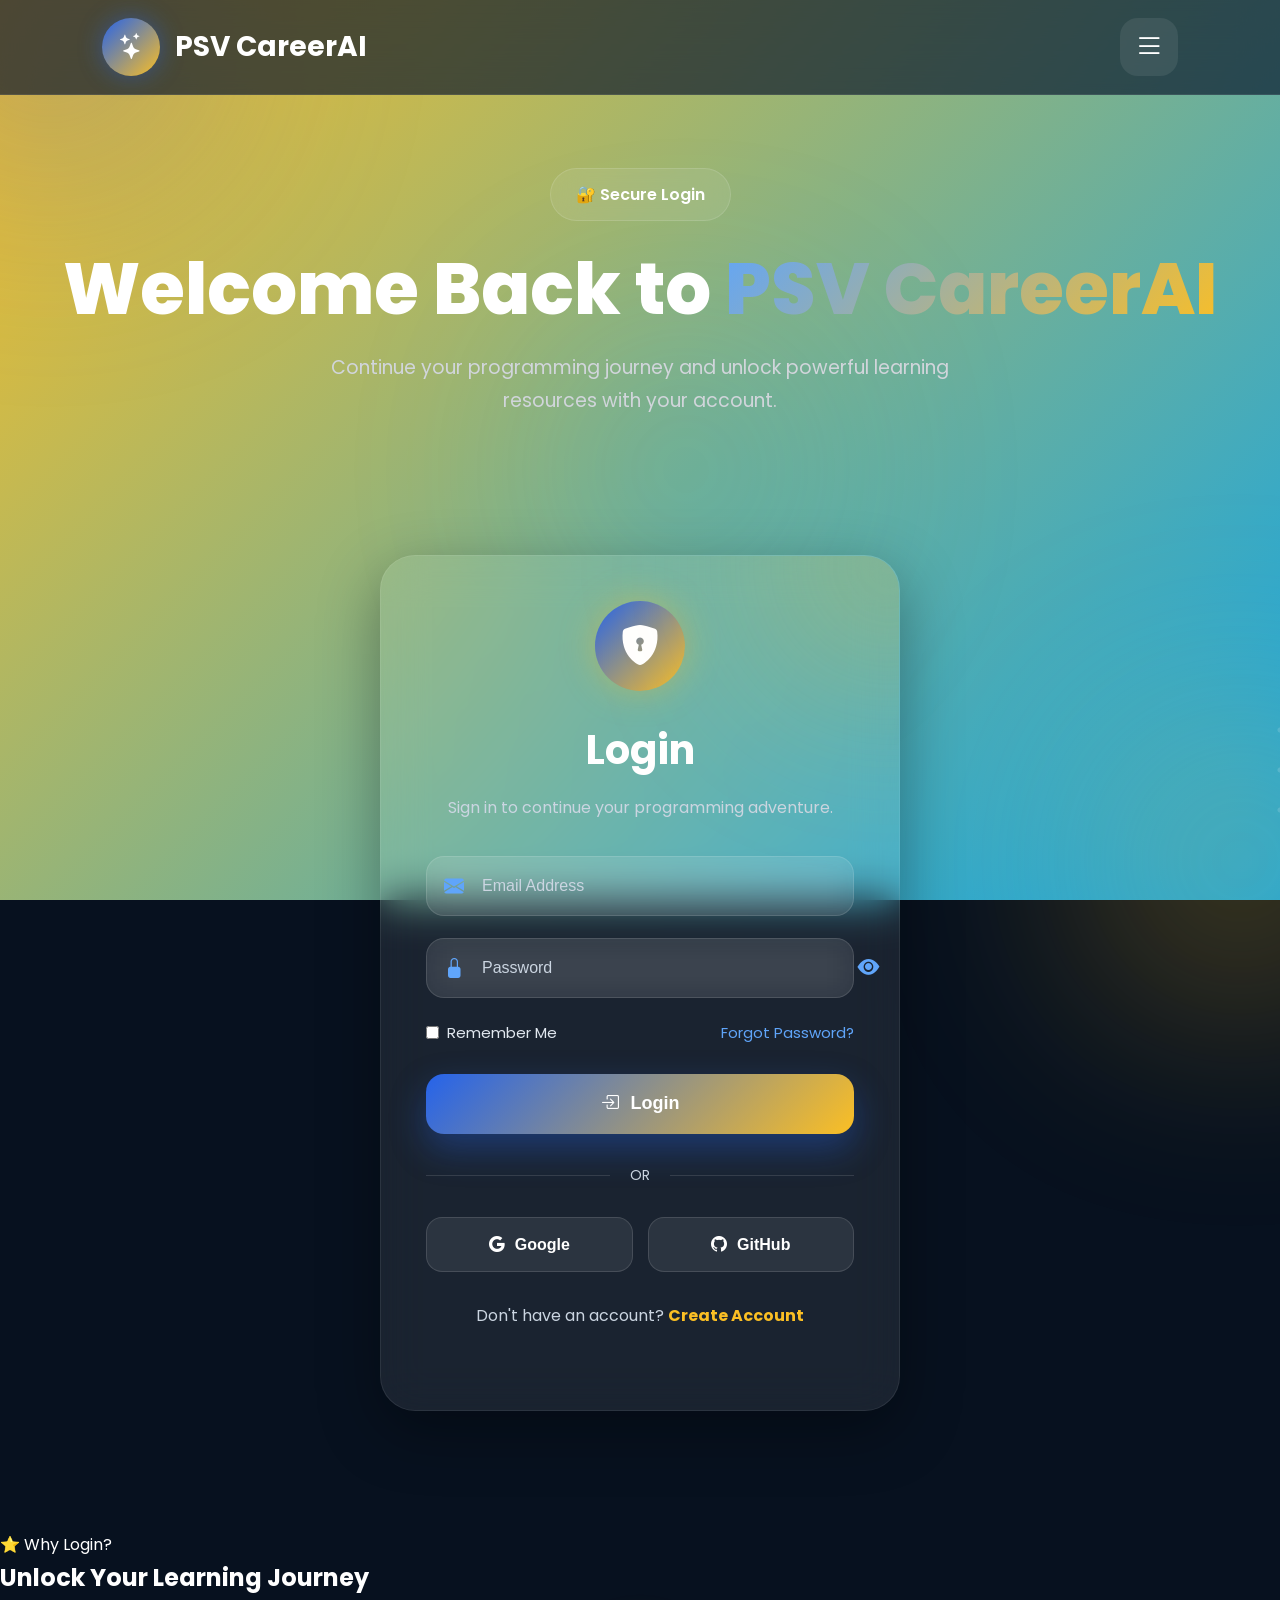
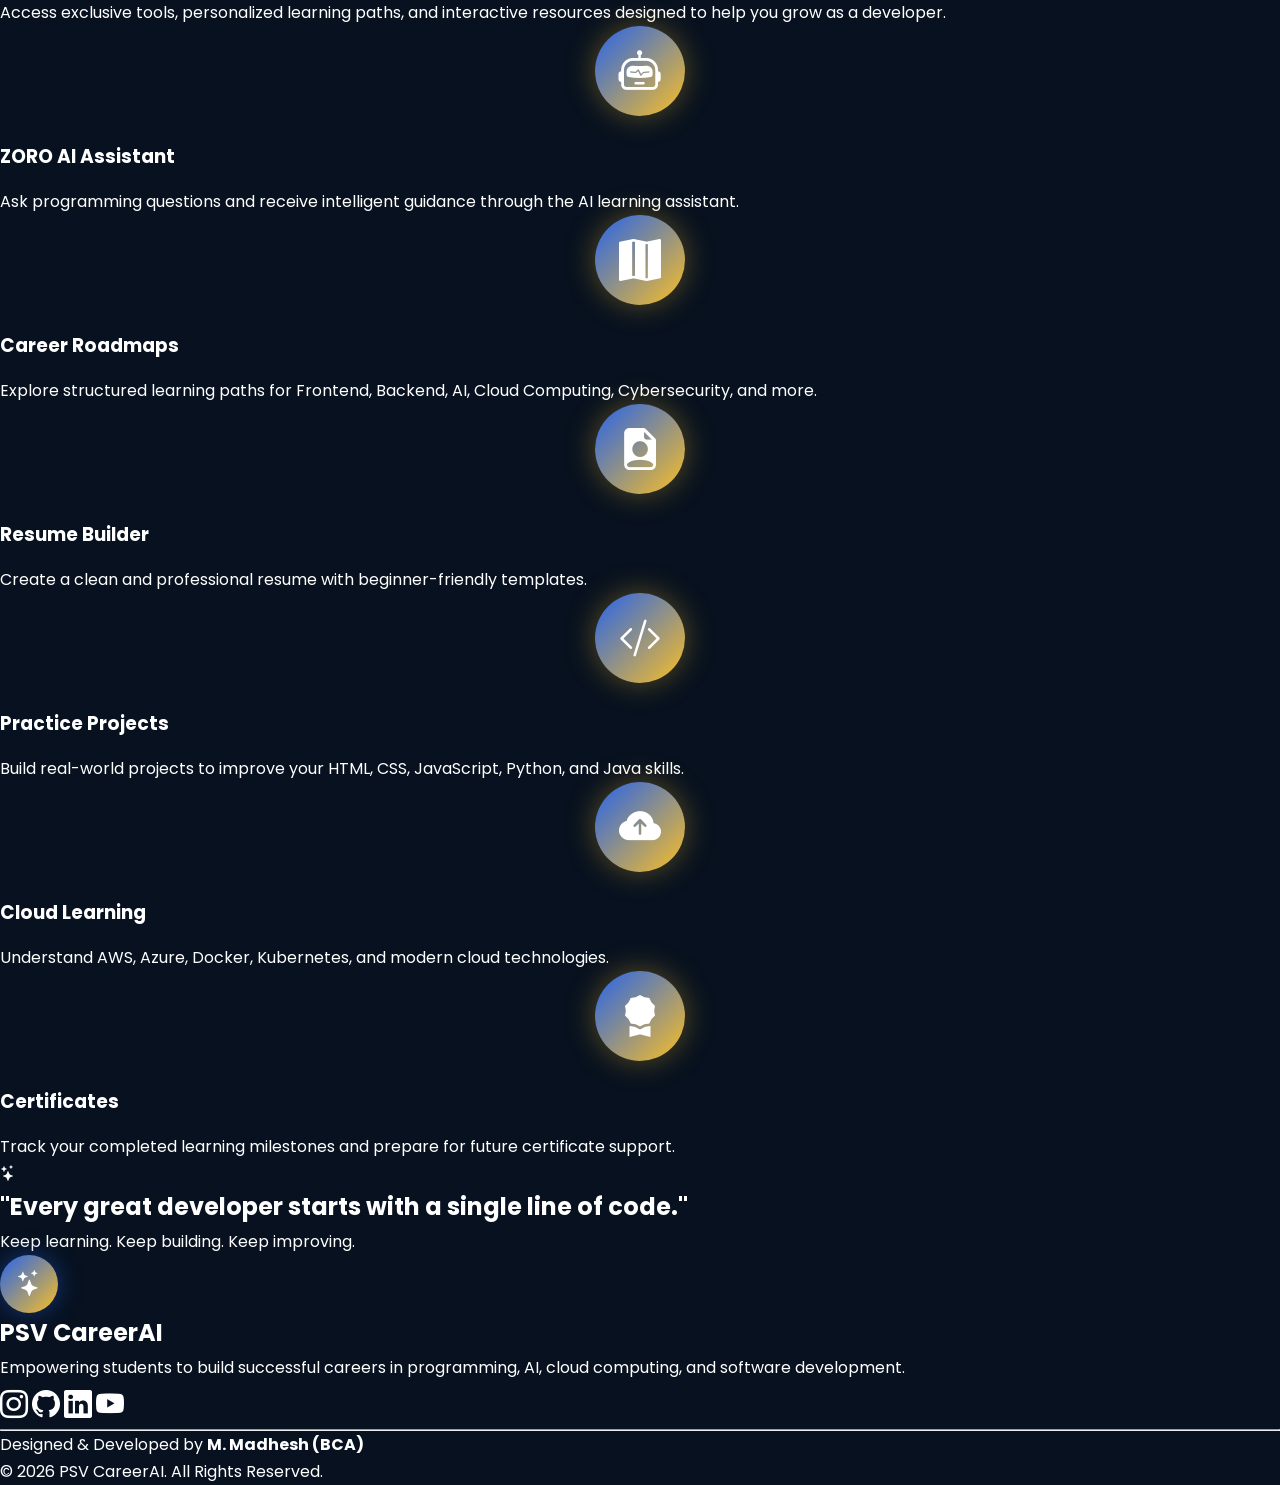
<file: login.html>
<!DOCTYPE html>
<html lang="en">

<head>

<meta charset="UTF-8">

<meta name="viewport" content="width=device-width, initial-scale=1.0">

<title>Login | PSV CareerAI</title>

<link rel="preconnect" href="https://fonts.googleapis.com">

<link rel="preconnect" href="https://fonts.gstatic.com" crossorigin>

<link href="https://fonts.googleapis.com/css2?family=Poppins:wght@300;400;500;600;700;800&display=swap" rel="stylesheet">

<link href="https://cdn.jsdelivr.net/npm/bootstrap-icons@1.11.3/font/bootstrap-icons.css" rel="stylesheet">

<link rel="stylesheet" href="login.css">

</head>

<body>

<!--================ BACKGROUND EFFECTS ================-->

<div class="bg-glow glow1"></div>

<div class="bg-glow glow2"></div>

<div class="bg-glow glow3"></div>

<div class="wave wave1"></div>

<div class="wave wave2"></div>

<div class="wave wave3"></div>

<div class="particles"></div>

<!--================ NAVBAR ================-->

<header class="navbar">

<a href="index.html" class="logo">

<div class="logo-circle">

<i class="bi bi-stars"></i>

</div>

<h2>PSV CareerAI</h2>

</a>

<button class="menu-btn" id="menuBtn">

<i class="bi bi-list"></i>

</button>

</header>

<!--================ SIDEBAR ================-->

<div class="sidebar" id="sidebar">

<div class="close-btn" id="closeBtn">

<i class="bi bi-x-lg"></i>

</div>

<a href="index.html">

<i class="bi bi-house-door-fill"></i>

Home

</a>

<a href="feature.html">

<i class="bi bi-grid-1x2-fill"></i>

Features

</a>

<a href="about.html">

<i class="bi bi-person-fill"></i>

About

</a>

<a href="contect.html">

<i class="bi bi-envelope-fill"></i>

Contact

</a>

</div>

<!--================ HERO ================-->

<section class="login-hero">

<div class="hero-badge">

🔐 Secure Login

</div>

<h1>

Welcome Back to

<span>PSV CareerAI</span>

</h1>

<p>

Continue your programming journey and unlock powerful learning resources with your account.

</p>

</section>
  <!--================ LOGIN SECTION ================-->

<section class="login-section">

<div class="login-container">

<div class="login-card">

<div class="card-glow"></div>

<div class="login-icon">

<i class="bi bi-shield-lock-fill"></i>

</div>

<h2>Login</h2>

<p>

Sign in to continue your programming adventure.

</p>

<form id="loginForm">

<div class="input-box">

<i class="bi bi-envelope-fill"></i>

<input

type="email"

placeholder="Email Address"

required

>

</div>

<div class="input-box password-box">

<i class="bi bi-lock-fill"></i>

<input

type="password"

id="password"

placeholder="Password"

required

>

<button

type="button"

id="togglePassword"

class="toggle-btn">

<i class="bi bi-eye-fill"></i>

</button>

</div>

<div class="login-options">

<label class="remember">

<input type="checkbox">

<span>Remember Me</span>

</label>

<a href="#" class="forgot-password">

Forgot Password?

</a>

</div>

<button

type="submit"

class="login-btn">

<i class="bi bi-box-arrow-in-right"></i>

Login

</button>

<div class="divider">

<span>OR</span>

</div>

<div class="social-login">

<button type="button" class="social-btn">

<i class="bi bi-google"></i>

Google

</button>

<button type="button" class="social-btn">

<i class="bi bi-github"></i>

GitHub

</button>

</div>

<p class="signup-text">

Don't have an account?

<a href="signup.html">

Create Account

</a>

</p>

</form>

</div>

</div>

</section>
  <!--================ FEATURES SECTION ================-->

<section class="login-features">

<div class="section-title">

<span class="title-badge">

⭐ Why Login?

</span>

<h2>

Unlock Your Learning Journey

</h2>

<p>

Access exclusive tools, personalized learning paths, and interactive resources designed to help you grow as a developer.

</p>

</div>

<div class="feature-grid">

<div class="feature-card">

<div class="feature-icon">

<i class="bi bi-robot"></i>

</div>

<h3>ZORO AI Assistant</h3>

<p>

Ask programming questions and receive intelligent guidance through the AI learning assistant.

</p>

</div>

<div class="feature-card">

<div class="feature-icon">

<i class="bi bi-map-fill"></i>

</div>

<h3>Career Roadmaps</h3>

<p>

Explore structured learning paths for Frontend, Backend, AI, Cloud Computing, Cybersecurity, and more.

</p>

</div>

<div class="feature-card">

<div class="feature-icon">

<i class="bi bi-file-earmark-person-fill"></i>

</div>

<h3>Resume Builder</h3>

<p>

Create a clean and professional resume with beginner-friendly templates.

</p>

</div>

<div class="feature-card">

<div class="feature-icon">

<i class="bi bi-code-slash"></i>

</div>

<h3>Practice Projects</h3>

<p>

Build real-world projects to improve your HTML, CSS, JavaScript, Python, and Java skills.

</p>

</div>

<div class="feature-card">

<div class="feature-icon">

<i class="bi bi-cloud-arrow-up-fill"></i>

</div>

<h3>Cloud Learning</h3>

<p>

Understand AWS, Azure, Docker, Kubernetes, and modern cloud technologies.

</p>

</div>

<div class="feature-card">

<div class="feature-icon">

<i class="bi bi-award-fill"></i>

</div>

<h3>Certificates</h3>

<p>

Track your completed learning milestones and prepare for future certificate support.

</p>

</div>

</div>

</section>

<!--================ FLOATING QUOTE ================-->

<section class="quote-section">

<div class="quote-card">

<i class="bi bi-stars quote-icon"></i>

<h2>

"Every great developer starts with a single line of code."

</h2>

<p>

Keep learning. Keep building. Keep improving.

</p>

</div>

</section>
  <!--================ FOOTER ================-->

<footer class="footer">

<div class="container">

<div class="footer-logo">

<div class="logo-circle">

<i class="bi bi-stars"></i>

</div>

<h2>PSV CareerAI</h2>

</div>

<p>

Empowering students to build successful careers in programming, AI, cloud computing, and software development.

</p>

<div class="social-icons">

<a href="#" title="Instagram">

<i class="bi bi-instagram"></i>

</a>

<a href="#" title="GitHub">

<i class="bi bi-github"></i>

</a>

<a href="#" title="LinkedIn">

<i class="bi bi-linkedin"></i>

</a>

<a href="#" title="YouTube">

<i class="bi bi-youtube"></i>

</a>

</div>

<hr>

<p>

Designed & Developed by

<strong>M. Madhesh (BCA)</strong>

<br>

© 2026 PSV CareerAI. All Rights Reserved.

</p>

</div>

</footer>

<!--================ SCROLL TO TOP ================-->

<button id="scrollTopBtn">

<i class="bi bi-arrow-up-circle-fill"></i>

</button>

<!--================ CURSOR GLOW ================-->

<div class="cursor-glow"></div>

<!--================ JAVASCRIPT ================-->

<script src="login.js"></script>

</body>

</html>
</file>
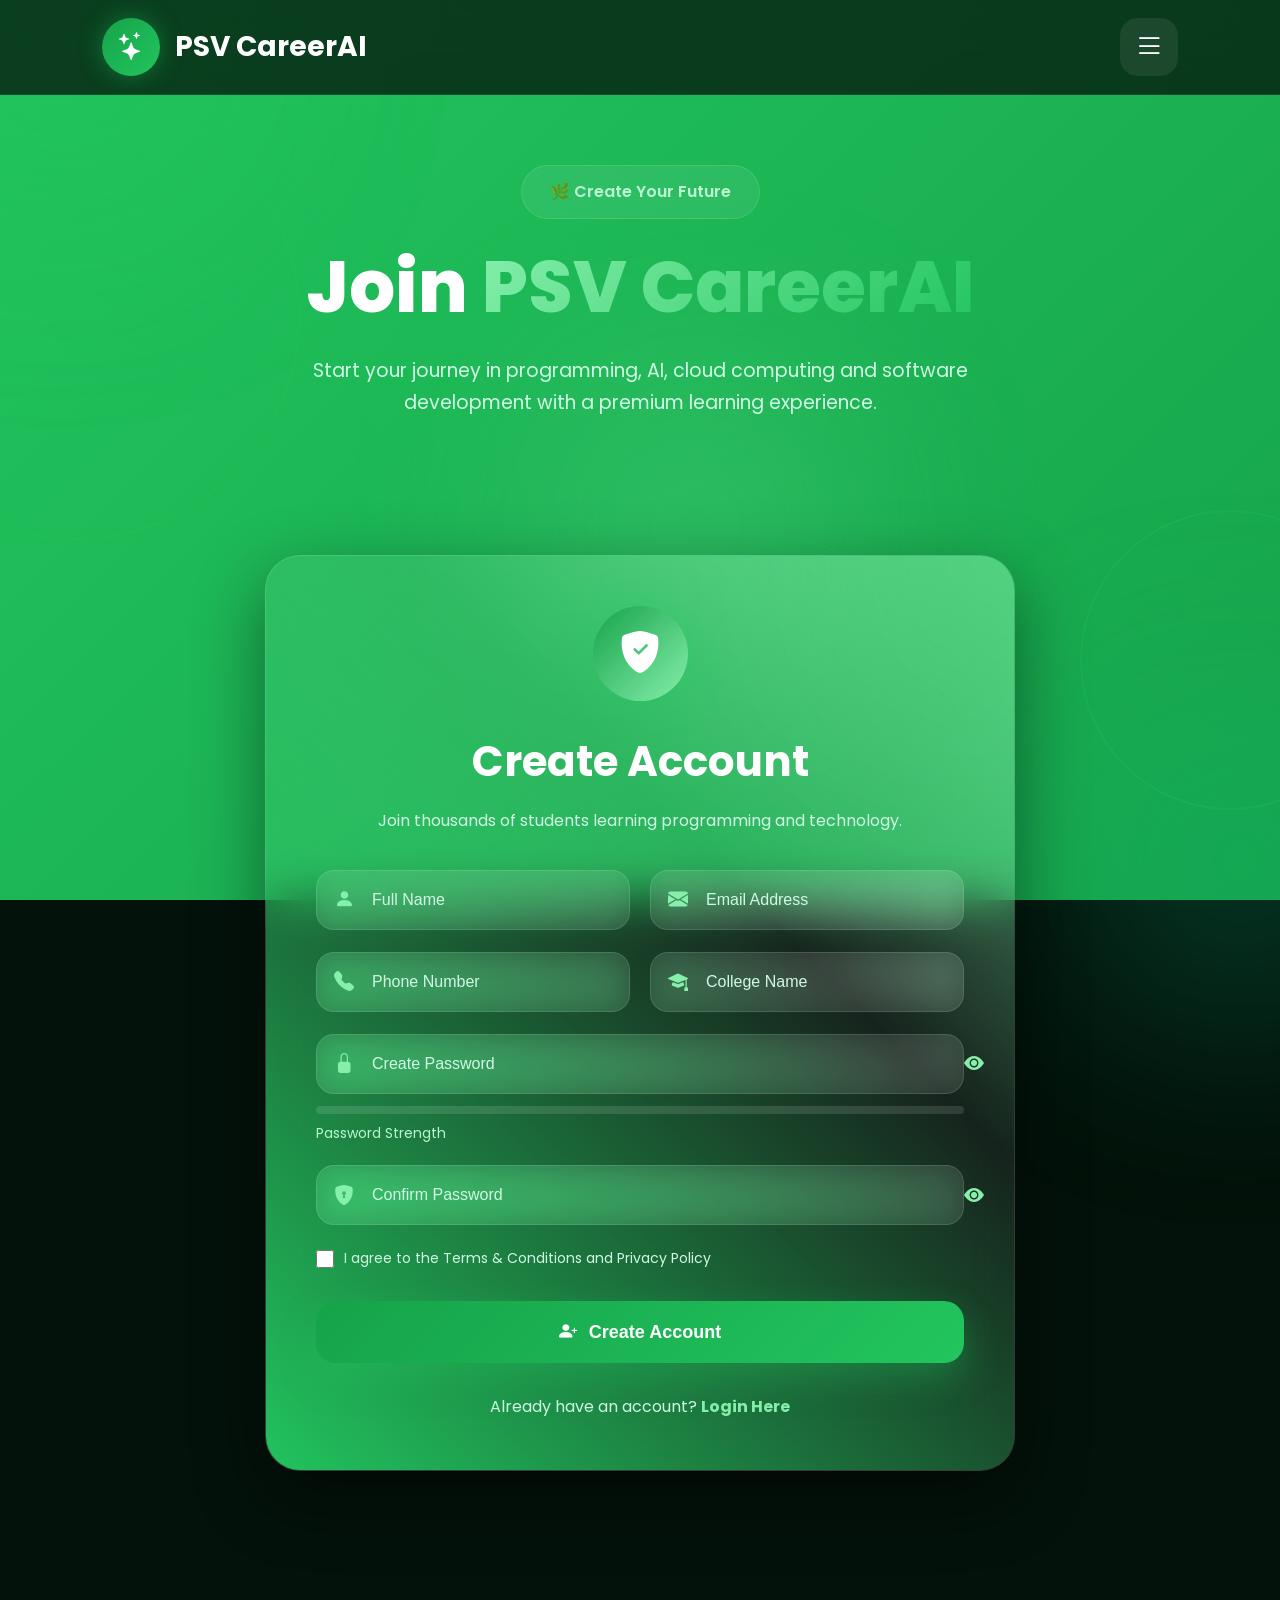
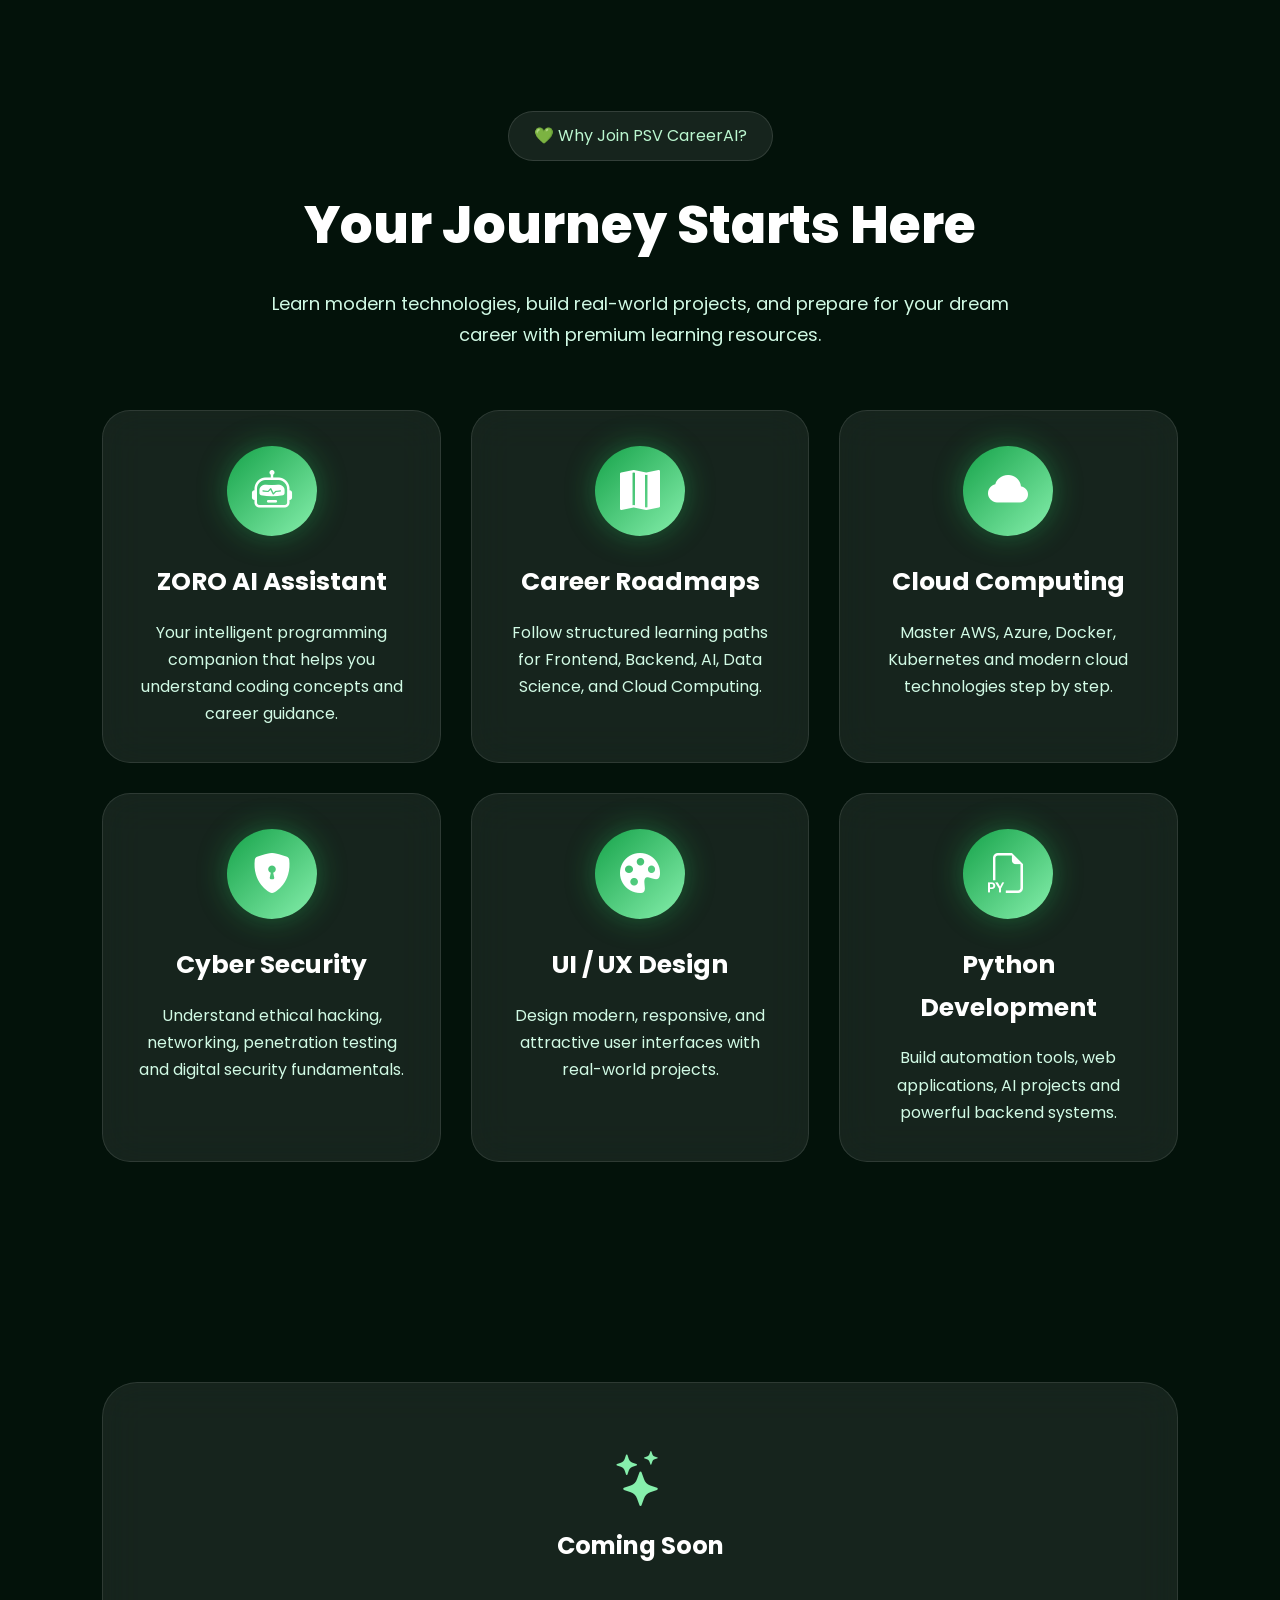
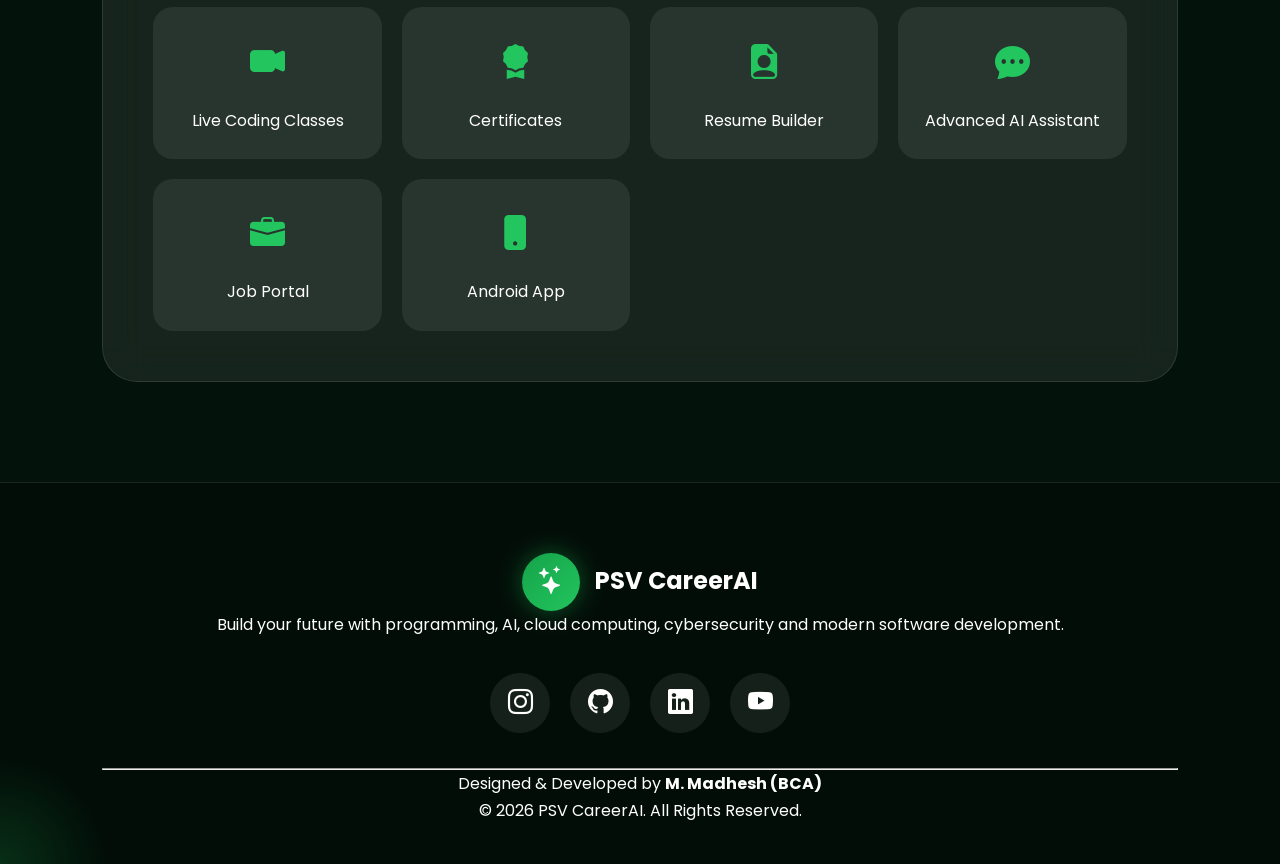
<file: signup.html>
<!DOCTYPE html>
<html lang="en">

<head>

<meta charset="UTF-8">

<meta name="viewport" content="width=device-width, initial-scale=1.0">

<title>Create Account | PSV CareerAI</title>

<link rel="preconnect" href="https://fonts.googleapis.com">

<link rel="preconnect" href="https://fonts.gstatic.com" crossorigin>

<link href="https://fonts.googleapis.com/css2?family=Poppins:wght@300;400;500;600;700;800&display=swap" rel="stylesheet">

<link href="https://cdn.jsdelivr.net/npm/bootstrap-icons@1.11.3/font/bootstrap-icons.css" rel="stylesheet">

<link rel="stylesheet" href="signup.css">

</head>

<body>

<!--========== BACKGROUND EFFECTS ==========-->

<div class="bg-glow glow1"></div>

<div class="bg-glow glow2"></div>

<div class="bg-glow glow3"></div>

<div class="energy-circle circle1"></div>

<div class="energy-circle circle2"></div>

<div class="energy-circle circle3"></div>

<div class="particles"></div>

<div class="bamboo-left"></div>

<div class="bamboo-right"></div>

<!--========== NAVBAR ==========-->

<header class="navbar">

<a href="index.html" class="logo">

<div class="logo-circle">

<i class="bi bi-stars"></i>

</div>

<h2>PSV CareerAI</h2>

</a>

<button class="menu-btn" id="menuBtn">

<i class="bi bi-list"></i>

</button>

</header>

<!--========== SIDEBAR ==========-->

<div class="sidebar" id="sidebar">

<div class="close-btn" id="closeBtn">

<i class="bi bi-x-lg"></i>

</div>

<a href="index.html">

<i class="bi bi-house-door-fill"></i>

Home

</a>

<a href="feature.html">

<i class="bi bi-grid-1x2-fill"></i>

Features

</a>

<a href="about.html">

<i class="bi bi-person-fill"></i>

About

</a>

<a href="contact.html">

<i class="bi bi-envelope-fill"></i>

Contact

</a>

</div>

<!--========== HERO ==========-->

<section class="signup-hero">

<div class="hero-badge">

🌿 Create Your Future

</div>

<h1>

Join

<span>PSV CareerAI</span>

</h1>

<p>

Start your journey in programming, AI, cloud computing and software development with a premium learning experience.

</p>

</section>
  <!--================ SIGNUP SECTION ================-->

<section class="signup-section">

<div class="signup-container">

<div class="signup-card">

<div class="card-glow"></div>

<div class="sword-icon">

<i class="bi bi-shield-fill-check"></i>

</div>

<h2>Create Account</h2>

<p>

Join thousands of students learning programming and technology.

</p>

<form id="signupForm">

<div class="input-group">

<div class="input-box">

<i class="bi bi-person-fill"></i>

<input

type="text"

placeholder="Full Name"

required

>

</div>

<div class="input-box">

<i class="bi bi-envelope-fill"></i>

<input

type="email"

placeholder="Email Address"

required

>

</div>

</div>

<div class="input-group">

<div class="input-box">

<i class="bi bi-telephone-fill"></i>

<input

type="tel"

placeholder="Phone Number"

required

>

</div>

<div class="input-box">

<i class="bi bi-mortarboard-fill"></i>

<input

type="text"

placeholder="College Name"

required

>

</div>

</div>

<div class="input-box password-box">

<i class="bi bi-lock-fill"></i>

<input

type="password"

id="password"

placeholder="Create Password"

required

>

<button

type="button"

class="toggle-btn"

id="togglePassword">

<i class="bi bi-eye-fill"></i>

</button>

</div>

<div class="strength">

<div class="strength-bar">

<span id="strengthFill"></span>

</div>

<small id="strengthText">

Password Strength

</small>

</div>

<div class="input-box password-box">

<i class="bi bi-shield-lock-fill"></i>

<input

type="password"

id="confirmPassword"

placeholder="Confirm Password"

required

>

<button

type="button"

class="toggle-btn"

id="toggleConfirm">

<i class="bi bi-eye-fill"></i>

</button>

</div>

<label class="terms">

<input type="checkbox" required>

<span>

I agree to the Terms & Conditions and Privacy Policy

</span>

</label>

<button

type="submit"

class="signup-btn">

<i class="bi bi-person-plus-fill"></i>

Create Account

</button>

<p class="login-link">

Already have an account?

<a href="login.html">

Login Here

</a>

</p>

</form>

</div>

</div>

</section>
  <!--================ WHY JOIN SECTION ================-->

<section class="join-section">

<div class="section-title">

<span class="title-badge">

💚 Why Join PSV CareerAI?

</span>

<h2>

Your Journey Starts Here

</h2>

<p>

Learn modern technologies, build real-world projects, and prepare for your dream career with premium learning resources.

</p>

</div>

<div class="feature-grid">

<div class="feature-card">

<div class="feature-icon">

<i class="bi bi-robot"></i>

</div>

<h3>ZORO AI Assistant</h3>

<p>

Your intelligent programming companion that helps you understand coding concepts and career guidance.

</p>

</div>

<div class="feature-card">

<div class="feature-icon">

<i class="bi bi-map-fill"></i>

</div>

<h3>Career Roadmaps</h3>

<p>

Follow structured learning paths for Frontend, Backend, AI, Data Science, and Cloud Computing.

</p>

</div>

<div class="feature-card">

<div class="feature-icon">

<i class="bi bi-cloud-fill"></i>

</div>

<h3>Cloud Computing</h3>

<p>

Master AWS, Azure, Docker, Kubernetes and modern cloud technologies step by step.

</p>

</div>

<div class="feature-card">

<div class="feature-icon">

<i class="bi bi-shield-lock-fill"></i>

</div>

<h3>Cyber Security</h3>

<p>

Understand ethical hacking, networking, penetration testing and digital security fundamentals.

</p>

</div>

<div class="feature-card">

<div class="feature-icon">

<i class="bi bi-palette-fill"></i>

</div>

<h3>UI / UX Design</h3>

<p>

Design modern, responsive, and attractive user interfaces with real-world projects.

</p>

</div>

<div class="feature-card">

<div class="feature-icon">

<i class="bi bi-filetype-py"></i>

</div>

<h3>Python Development</h3>

<p>

Build automation tools, web applications, AI projects and powerful backend systems.

</p>

</div>

</div>

</section>

<!--================ COMING SOON ================-->

<section class="coming-soon">

<div class="coming-card">

<div class="coming-icon">

<i class="bi bi-stars"></i>

</div>

<h2>Coming Soon</h2>

<div class="coming-grid">

<div class="coming-item">

<i class="bi bi-camera-video-fill"></i>

<span>Live Coding Classes</span>

</div>

<div class="coming-item">

<i class="bi bi-award-fill"></i>

<span>Certificates</span>

</div>

<div class="coming-item">

<i class="bi bi-file-earmark-person-fill"></i>

<span>Resume Builder</span>

</div>

<div class="coming-item">

<i class="bi bi-chat-dots-fill"></i>

<span>Advanced AI Assistant</span>

</div>

<div class="coming-item">

<i class="bi bi-briefcase-fill"></i>

<span>Job Portal</span>

</div>

<div class="coming-item">

<i class="bi bi-phone-fill"></i>

<span>Android App</span>

</div>

</div>

</div>

</section>
  <!--================ FOOTER ================-->

<footer class="footer">

<div class="container">

<div class="footer-logo">

<div class="logo-circle">

<i class="bi bi-stars"></i>

</div>

<h2>PSV CareerAI</h2>

</div>

<p>

Build your future with programming, AI, cloud computing, cybersecurity and modern software development.

</p>

<div class="social-icons">

<a href="#" title="Instagram">

<i class="bi bi-instagram"></i>

</a>

<a href="#" title="GitHub">

<i class="bi bi-github"></i>

</a>

<a href="#" title="LinkedIn">

<i class="bi bi-linkedin"></i>

</a>

<a href="#" title="YouTube">

<i class="bi bi-youtube"></i>

</a>

</div>

<hr>

<p>

Designed & Developed by

<strong>M. Madhesh (BCA)</strong>

<br>

© 2026 PSV CareerAI. All Rights Reserved.

</p>

</div>

</footer>

<!--================ SCROLL TO TOP ================-->

<button id="scrollTopBtn">

<i class="bi bi-arrow-up-circle-fill"></i>

</button>

<!--================ CURSOR GLOW ================-->

<div class="cursor-glow"></div>

<!--================ SAKURA CONTAINER ================-->

<div id="sakura-container"></div>

<!--================ LOADING OVERLAY ================-->

<div class="loading-overlay" id="loadingOverlay">

<div class="loader-circle"></div>

<h3>Creating Your Account...</h3>

<p>Please wait a moment</p>

</div>

<!--================ JAVASCRIPT ================-->

<script src="signup.js"></script>

</body>

</html>
</file>
<file: contact.css>
/*=========================================
            RESET
=========================================*/

*{
margin:0;
padding:0;
box-sizing:border-box;
}

html{
scroll-behavior:smooth;
}

body{

font-family:'Poppins',sans-serif;

background:#050816;

color:#ffffff;

overflow-x:hidden;

line-height:1.7;

}

/*=========================================
        ANIMATED BACKGROUND
=========================================*/

body::before{

content:"";

position:fixed;

inset:0;

background:linear-gradient(
-45deg,
#050816,
#0F172A,
#1E3A8A,
#7C3AED,
#0891B2
);

background-size:500% 500%;

animation:bgMove 18s linear infinite;

z-index:-10;

}

@keyframes bgMove{

0%{
background-position:0% 50%;
}

50%{
background-position:100% 50%;
}

100%{
background-position:0% 50%;
}

}

/*=========================================
        GLOW BLOBS
=========================================*/

.bg-glow{

position:fixed;

border-radius:50%;

filter:blur(120px);

opacity:.35;

z-index:-9;

animation:floatGlow 12s ease-in-out infinite;

}

.glow1{

width:300px;

height:300px;

background:#2563EB;

top:-120px;

left:-100px;

}

.glow2{

width:320px;

height:320px;

background:#8B5CF6;

right:-120px;

bottom:-120px;

animation-delay:3s;

}

.glow3{

width:260px;

height:260px;

background:#06B6D4;

left:45%;

top:45%;

animation-delay:6s;

}

@keyframes floatGlow{

0%,100%{

transform:translateY(0) scale(1);

}

50%{

transform:translateY(-30px) scale(1.12);

}

}

/*=========================================
        SAKURA
=========================================*/

.sakura{

position:fixed;

width:18px;

height:18px;

background:#FFC0CB;

border-radius:2px 15px 2px 15px;

transform:rotate(45deg);

animation:petalFall 14s linear infinite;

opacity:.8;

z-index:-8;

}

.sakura:nth-child(1){

left:10%;

animation-delay:0s;

}

.sakura:nth-child(2){

left:30%;

animation-delay:2s;

}

.sakura:nth-child(3){

left:50%;

animation-delay:4s;

}

.sakura:nth-child(4){

left:70%;

animation-delay:6s;

}

.sakura:nth-child(5){

left:90%;

animation-delay:8s;

}

@keyframes petalFall{

0%{

transform:translateY(-100px) rotate(0deg);

opacity:0;

}

20%{

opacity:1;

}

100%{

transform:translateY(120vh) rotate(360deg);

opacity:0;

}

}

/*=========================================
            NAVBAR
=========================================*/

.navbar{

position:fixed;

top:0;

left:0;

width:100%;

padding:18px 8%;

display:flex;

justify-content:space-between;

align-items:center;

background:rgba(5,8,22,.65);

backdrop-filter:blur(18px);

border-bottom:1px solid rgba(255,255,255,.08);

z-index:1000;

}

.logo{

display:flex;

align-items:center;

gap:15px;

text-decoration:none;

color:#fff;

}

.logo-circle{

width:58px;

height:58px;

border-radius:50%;

display:flex;

align-items:center;

justify-content:center;

background:linear-gradient(135deg,#2563EB,#8B5CF6);

font-size:26px;

box-shadow:0 0 25px rgba(37,99,235,.45);

}

.logo h2{

font-size:28px;

font-weight:700;

}

.menu-btn{

width:58px;

height:58px;

border:none;

border-radius:18px;

background:rgba(255,255,255,.08);

color:#fff;

font-size:30px;

cursor:pointer;

transition:.4s;

}

.menu-btn:hover{

transform:rotate(90deg);

background:linear-gradient(135deg,#2563EB,#8B5CF6);

}
/*=========================================
            SIDEBAR
=========================================*/

.sidebar{

position:fixed;

top:0;

right:-320px;

width:300px;

height:100vh;

background:rgba(8,12,30,.96);

backdrop-filter:blur(25px);

border-left:1px solid rgba(255,255,255,.08);

padding:30px;

transition:.45s;

z-index:2000;

}

.sidebar.active{

right:0;

}

.close-btn{

display:flex;

justify-content:flex-end;

font-size:30px;

color:#fff;

cursor:pointer;

margin-bottom:35px;

}

.sidebar a{

display:flex;

align-items:center;

gap:15px;

padding:16px 18px;

margin-bottom:15px;

border-radius:18px;

text-decoration:none;

color:#E5E7EB;

font-size:17px;

font-weight:600;

transition:.35s;

}

.sidebar a:hover,

.sidebar a.active{

background:linear-gradient(135deg,#2563EB,#8B5CF6);

color:#fff;

transform:translateX(8px);

box-shadow:0 15px 35px rgba(37,99,235,.35);

}

/*=========================================
            HERO
=========================================*/

.hero{

min-height:100vh;

display:flex;

flex-direction:column;

justify-content:center;

align-items:center;

text-align:center;

padding:140px 20px 80px;

position:relative;

overflow:hidden;

}

.hero-badge{

display:inline-block;

padding:12px 25px;

background:rgba(255,255,255,.08);

border:1px solid rgba(255,255,255,.12);

backdrop-filter:blur(15px);

border-radius:50px;

font-weight:600;

margin-bottom:25px;

animation:badgeFloat 3s ease-in-out infinite;

}

@keyframes badgeFloat{

0%,100%{

transform:translateY(0);

}

50%{

transform:translateY(-8px);

}

}

.hero h1{

font-size:72px;

font-weight:800;

line-height:1.2;

margin-bottom:25px;

}

.hero h1 span{

background:linear-gradient(135deg,#00E5FF,#2563EB,#8B5CF6);

-webkit-background-clip:text;

-webkit-text-fill-color:transparent;

animation:titleGlow 3s infinite alternate;

}

@keyframes titleGlow{

from{

filter:drop-shadow(0 0 10px #2563EB);

}

to{

filter:drop-shadow(0 0 25px #8B5CF6);

}

}

.hero p{

max-width:760px;

font-size:20px;

color:#D1D5DB;

margin-bottom:40px;

}

.hero-btn{

display:inline-flex;

align-items:center;

gap:12px;

padding:18px 38px;

border-radius:50px;

text-decoration:none;

color:#fff;

font-weight:600;

background:linear-gradient(135deg,#2563EB,#8B5CF6);

box-shadow:0 15px 35px rgba(37,99,235,.35);

transition:.4s;

}

.hero-btn:hover{

transform:translateY(-6px);

color:#fff;

box-shadow:0 20px 45px rgba(139,92,246,.45);

}

/*=========================================
        FLOATING LIGHT EFFECTS
=========================================*/

.hero::before{

content:"";

position:absolute;

width:260px;

height:260px;

border-radius:50%;

background:rgba(37,99,235,.22);

filter:blur(90px);

top:10%;

left:8%;

animation:lightMove 8s ease-in-out infinite;

}

.hero::after{

content:"";

position:absolute;

width:280px;

height:280px;

border-radius:50%;

background:rgba(139,92,246,.22);

filter:blur(100px);

bottom:10%;

right:8%;

animation:lightMove 10s ease-in-out infinite;

}

@keyframes lightMove{

0%,100%{

transform:translateY(0) scale(1);

}

50%{

transform:translateY(-35px) scale(1.15);

}

}
/*=========================================
        CONTACT SECTION
=========================================*/

.contact-section{

padding:120px 8%;

position:relative;

}

.contact-wrapper{

display:grid;

grid-template-columns:1fr 1fr;

gap:50px;

align-items:start;

}

.contact-info{

background:rgba(255,255,255,.06);

backdrop-filter:blur(20px);

border:1px solid rgba(255,255,255,.08);

border-radius:30px;

padding:40px;

box-shadow:0 20px 50px rgba(0,0,0,.25);

}

.contact-info h2{

font-size:42px;

font-weight:700;

margin:20px 0;

}

.contact-info p{

color:#D1D5DB;

line-height:1.8;

margin-bottom:30px;

}

.info-card{

display:flex;

align-items:center;

gap:18px;

background:rgba(255,255,255,.05);

border:1px solid rgba(255,255,255,.08);

border-radius:22px;

padding:18px;

margin-bottom:20px;

transition:.4s;

cursor:pointer;

}

.info-card:hover{

transform:translateX(12px);

background:linear-gradient(

135deg,

rgba(37,99,235,.18),

rgba(139,92,246,.18)

);

box-shadow:0 15px 35px rgba(37,99,235,.25);

}

.info-icon{

width:65px;

height:65px;

display:flex;

align-items:center;

justify-content:center;

border-radius:50%;

background:linear-gradient(135deg,#2563EB,#8B5CF6);

font-size:28px;

color:#fff;

box-shadow:0 0 25px rgba(37,99,235,.45);

}

.info-card h4{

font-size:20px;

margin-bottom:5px;

}

.info-card p{

margin:0;

font-size:15px;

color:#D1D5DB;

}

/*=========================================
        CONTACT FORM
=========================================*/

.contact-form{

position:relative;

background:rgba(255,255,255,.06);

backdrop-filter:blur(20px);

border:1px solid rgba(255,255,255,.08);

border-radius:30px;

padding:45px;

overflow:hidden;

box-shadow:0 20px 50px rgba(0,0,0,.25);

}

.form-glow{

position:absolute;

top:-100px;

right:-100px;

width:220px;

height:220px;

border-radius:50%;

background:rgba(37,99,235,.25);

filter:blur(80px);

}

.contact-form h2{

font-size:40px;

font-weight:700;

margin-bottom:30px;

position:relative;

z-index:2;

}

.input-group{

margin-bottom:22px;

position:relative;

z-index:2;

}

.input-group input,

.input-group textarea{

width:100%;

padding:18px 20px;

border:none;

outline:none;

border-radius:18px;

background:rgba(255,255,255,.08);

color:#fff;

font-size:16px;

border:1px solid transparent;

transition:.35s;

}

.input-group input::placeholder,

.input-group textarea::placeholder{

color:#C7D2FE;

}

.input-group input:focus,

.input-group textarea:focus{

border:1px solid #3B82F6;

box-shadow:0 0 18px rgba(59,130,246,.35);

background:rgba(255,255,255,.12);

}

.send-btn{

display:inline-flex;

align-items:center;

gap:12px;

padding:18px 40px;

border:none;

border-radius:50px;

background:linear-gradient(135deg,#2563EB,#8B5CF6);

color:#fff;

font-size:17px;

font-weight:600;

cursor:pointer;

transition:.35s;

}

.send-btn:hover{

transform:translateY(-6px);

box-shadow:0 20px 40px rgba(37,99,235,.35);

}
/*=========================================
        SERVICES SECTION
=========================================*/

.services-section{

padding:120px 8%;

}

.section-heading{

text-align:center;

margin-bottom:60px;

}

.section-badge{

display:inline-block;

padding:10px 24px;

border-radius:50px;

background:rgba(255,255,255,.08);

border:1px solid rgba(255,255,255,.10);

font-weight:600;

margin-bottom:20px;

backdrop-filter:blur(15px);

}

.section-heading h2{

font-size:50px;

font-weight:800;

margin-bottom:20px;

}

.section-heading p{

max-width:760px;

margin:auto;

font-size:18px;

color:#D1D5DB;

line-height:1.8;

}

.services-grid{

display:grid;

grid-template-columns:repeat(auto-fit,minmax(280px,1fr));

gap:30px;

margin-top:60px;

}

.service-card{

background:rgba(255,255,255,.06);

backdrop-filter:blur(20px);

border:1px solid rgba(255,255,255,.08);

border-radius:28px;

padding:35px;

text-align:center;

transition:.4s;

overflow:hidden;

position:relative;

}

.service-card::before{

content:"";

position:absolute;

top:-120%;

left:-30%;

width:80px;

height:300%;

background:rgba(255,255,255,.18);

transform:rotate(25deg);

transition:.8s;

}

.service-card:hover::before{

left:130%;

}

.service-card:hover{

transform:translateY(-12px);

box-shadow:0 20px 50px rgba(37,99,235,.35);

}

.service-icon{

width:90px;

height:90px;

margin:auto;

margin-bottom:25px;

display:flex;

align-items:center;

justify-content:center;

border-radius:50%;

background:linear-gradient(135deg,#2563EB,#8B5CF6);

font-size:40px;

color:#fff;

box-shadow:0 0 35px rgba(37,99,235,.35);

}

.service-card h3{

font-size:26px;

margin-bottom:15px;

font-weight:700;

}

.service-card p{

color:#D1D5DB;

line-height:1.8;

}

/*=========================================
            FAQ
=========================================*/

.faq-section{

padding:120px 8%;

}

.faq-container{

max-width:900px;

margin:auto;

}

.faq-item{

background:rgba(255,255,255,.06);

border:1px solid rgba(255,255,255,.08);

backdrop-filter:blur(20px);

border-radius:24px;

padding:28px;

margin-bottom:22px;

transition:.35s;

}

.faq-item:hover{

transform:translateX(10px);

box-shadow:0 15px 35px rgba(37,99,235,.25);

}

.faq-item h3{

font-size:24px;

margin-bottom:15px;

}

.faq-item p{

color:#D1D5DB;

line-height:1.8;

}
/*=========================================
            FOOTER
=========================================*/

.footer{

padding:70px 8% 40px;

text-align:center;

background:rgba(255,255,255,.04);

border-top:1px solid rgba(255,255,255,.08);

}

.footer-logo{

display:flex;

justify-content:center;

align-items:center;

gap:15px;

margin-bottom:25px;

}

.footer-logo h2{

font-size:32px;

font-weight:700;

}

.footer p{

color:#D1D5DB;

line-height:1.8;

}

.social-icons{

display:flex;

justify-content:center;

gap:20px;

margin:35px 0;

}

.social-icons a{

width:60px;

height:60px;

display:flex;

align-items:center;

justify-content:center;

border-radius:50%;

background:rgba(255,255,255,.08);

color:#fff;

font-size:26px;

text-decoration:none;

transition:.4s;

}

.social-icons a:hover{

transform:translateY(-8px) rotate(360deg);

background:linear-gradient(135deg,#2563EB,#8B5CF6);

box-shadow:0 0 30px rgba(37,99,235,.45);

}

.footer hr{

border:1px solid rgba(255,255,255,.08);

margin:35px auto;

width:80%;

}

/*=========================================
        SCROLL TO TOP
=========================================*/

#scrollTopBtn{

position:fixed;

right:25px;

bottom:25px;

width:60px;

height:60px;

border:none;

border-radius:50%;

background:linear-gradient(135deg,#2563EB,#8B5CF6);

color:#fff;

font-size:28px;

display:none;

align-items:center;

justify-content:center;

cursor:pointer;

z-index:999;

transition:.35s;

}

#scrollTopBtn:hover{

transform:translateY(-6px) scale(1.1);

box-shadow:0 0 30px rgba(37,99,235,.45);

}

/*=========================================
        CURSOR GLOW
=========================================*/

.cursor-glow{

position:fixed;

width:220px;

height:220px;

border-radius:50%;

background:radial-gradient(circle,

rgba(37,99,235,.25),

transparent 70%);

pointer-events:none;

transform:translate(-50%,-50%);

z-index:-1;

}

/*=========================================
        RESPONSIVE
=========================================*/

@media(max-width:991px){

.contact-wrapper{

grid-template-columns:1fr;

}

.hero h1{

font-size:52px;

}

.contact-info h2,

.contact-form h2,

.section-heading h2{

font-size:36px;

}

}

@media(max-width:768px){

.navbar{

padding:15px 5%;

}

.logo h2{

font-size:22px;

}

.logo-circle{

width:48px;

height:48px;

font-size:22px;

}

.sidebar{

width:270px;

}

.hero{

padding-top:140px;

}

.hero h1{

font-size:40px;

}

.hero p{

font-size:16px;

}

.hero-btn{

padding:15px 28px;

font-size:15px;

}

.contact-info,

.contact-form{

padding:28px;

}

.info-card{

flex-direction:column;

text-align:center;

}

.services-grid{

grid-template-columns:1fr;

}

.social-icons{

flex-wrap:wrap;

}

}
/* Floating Petals */

.floating-petal{

position:fixed;

top:-40px;

pointer-events:none;

z-index:999;

animation:petalDrop linear forwards;

}

@keyframes petalDrop{

0%{

transform:translateY(-40px) rotate(0deg);

opacity:1;

}

100%{

transform:translateY(110vh) rotate(720deg);

opacity:0;

}

}

/* Sparkles */

.sparkle{

position:fixed;

width:8px;

height:8px;

border-radius:50%;

background:#ffffff;

box-shadow:0 0 10px #00E5FF,

0 0 25px #8B5CF6;

pointer-events:none;

animation:spark .9s ease-out forwards;

}

@keyframes spark{

0%{

transform:scale(1);

opacity:1;

}

100%{

transform:scale(3);

opacity:0;

}

}
</file>
<file: feature.css>
/*=========================================
            RESET
=========================================*/

*{
margin:0;
padding:0;
box-sizing:border-box;
}

html{
scroll-behavior:smooth;
}

body{

font-family:'Poppins',sans-serif;

background:#050816;

color:#fff;

overflow-x:hidden;

line-height:1.7;

opacity:0;

transition:.8s;

}

/*=========================================
        ANIMATED BACKGROUND
=========================================*/

.gradient-bg{

position:fixed;

top:0;

left:0;

width:100%;

height:100%;

background:linear-gradient(
-45deg,
#050816,
#0F172A,
#1D4ED8,
#7C3AED,
#0EA5E9
);

background-size:500% 500%;

animation:gradientAnimation 18s ease infinite;

z-index:-5;

}

@keyframes gradientAnimation{

0%{

background-position:0% 50%;

}

50%{

background-position:100% 50%;

}

100%{

background-position:0% 50%;

}

}

/*=========================================
        GLOWING BLOBS
=========================================*/

.blob{

position:fixed;

border-radius:50%;

filter:blur(120px);

opacity:.35;

animation:blobMove 12s ease-in-out infinite;

z-index:-4;

}

.blob1{

width:350px;

height:350px;

background:#2563EB;

top:-120px;

left:-120px;

}

.blob2{

width:320px;

height:320px;

background:#8B5CF6;

bottom:-100px;

right:-100px;

animation-delay:3s;

}

.blob3{

width:280px;

height:280px;

background:#06B6D4;

top:45%;

left:45%;

animation-delay:6s;

}

@keyframes blobMove{

0%,100%{

transform:translateY(0) scale(1);

}

50%{

transform:translateY(-45px) scale(1.15);

}

}

/*=========================================
        PARTICLES
=========================================*/

.particles{

position:fixed;

top:0;

left:0;

width:100%;

height:100%;

pointer-events:none;

overflow:hidden;

z-index:-3;

}

.particles span{

position:absolute;

bottom:-20px;

width:8px;

height:8px;

border-radius:50%;

background:rgba(255,255,255,.55);

animation:particles 18s linear infinite;

}

.particles span:nth-child(1){left:5%;}
.particles span:nth-child(2){left:15%;}
.particles span:nth-child(3){left:25%;}
.particles span:nth-child(4){left:35%;}
.particles span:nth-child(5){left:45%;}
.particles span:nth-child(6){left:55%;}
.particles span:nth-child(7){left:65%;}
.particles span:nth-child(8){left:75%;}
.particles span:nth-child(9){left:85%;}
.particles span:nth-child(10){left:95%;}

@keyframes particles{

0%{

transform:translateY(0) scale(.3);

opacity:0;

}

20%{

opacity:1;

}

100%{

transform:translateY(-120vh) scale(1.6);

opacity:0;

}

}

/*=========================================
            HEADER
=========================================*/

.header{

position:fixed;

top:0;

left:0;

width:100%;

padding:18px 0;

background:rgba(5,8,22,.8);

backdrop-filter:blur(20px);

border-bottom:1px solid rgba(255,255,255,.08);

z-index:1000;

}

.header .container{

display:flex;

justify-content:space-between;

align-items:center;

}

.logo{

display:flex;

align-items:center;

gap:15px;

}

.logo-circle{

width:58px;

height:58px;

border-radius:50%;

display:flex;

align-items:center;

justify-content:center;

font-size:28px;

color:#fff;

background:linear-gradient(135deg,#2563EB,#8B5CF6);

box-shadow:0 0 35px rgba(37,99,235,.5);

animation:logoGlow 3s infinite alternate;

}

@keyframes logoGlow{

from{

box-shadow:0 0 20px #2563EB;

}

to{

box-shadow:0 0 45px #8B5CF6;

}

}

.logo h2{

font-size:28px;

font-weight:700;

}

.menu-btn{

width:58px;

height:58px;

border:none;

border-radius:18px;

background:rgba(255,255,255,.08);

color:#fff;

font-size:30px;

cursor:pointer;

transition:.4s;

}

.menu-btn:hover{

background:linear-gradient(135deg,#2563EB,#8B5CF6);

transform:rotate(90deg);

}
/*=========================================
            SIDEBAR
=========================================*/

.sidebar{

position:fixed;

top:0;

right:-320px;

width:300px;

height:100vh;

background:rgba(10,15,35,.95);

backdrop-filter:blur(25px);

border-left:1px solid rgba(255,255,255,.08);

padding:30px;

transition:.45s;

z-index:2000;

overflow-y:auto;

}

.sidebar.active{

right:0;

}

.sidebar-header{

display:flex;

justify-content:space-between;

align-items:center;

margin-bottom:30px;

}

.sidebar-header h3{

font-weight:700;

}

.sidebar-header button{

background:none;

border:none;

color:#fff;

font-size:24px;

cursor:pointer;

}

.sidebar ul{

list-style:none;

padding:0;

}

.sidebar li{

margin:15px 0;

}

.sidebar a{

display:flex;

align-items:center;

gap:14px;

padding:14px 18px;

border-radius:14px;

text-decoration:none;

color:#E5E7EB;

font-weight:500;

transition:.35s;

}

.sidebar a:hover{

background:linear-gradient(135deg,#2563EB,#8B5CF6);

color:#fff;

transform:translateX(8px);

box-shadow:0 10px 25px rgba(37,99,235,.35);

}

/*=========================================
            HERO
=========================================*/

.hero{

min-height:100vh;

display:flex;

align-items:center;

padding-top:120px;

position:relative;

}

.hero-badge{

display:inline-block;

padding:10px 20px;

border-radius:40px;

background:rgba(255,255,255,.08);

border:1px solid rgba(255,255,255,.1);

margin-bottom:25px;

font-weight:600;

backdrop-filter:blur(15px);

}

.hero h1{

font-size:65px;

font-weight:800;

line-height:1.2;

margin-bottom:25px;

min-height:170px;

}

#typing-text{

background:linear-gradient(135deg,#06B6D4,#2563EB,#8B5CF6);

-webkit-background-clip:text;

-webkit-text-fill-color:transparent;

display:inline-block;

min-width:320px;

}

.hero p{

font-size:18px;

color:#D1D5DB;

max-width:560px;

margin-bottom:35px;

}

.hero-btn{

display:inline-flex;

align-items:center;

gap:10px;

padding:15px 32px;

border-radius:50px;

text-decoration:none;

color:#fff;

font-weight:600;

background:linear-gradient(135deg,#2563EB,#8B5CF6);

transition:.4s;

box-shadow:0 12px 30px rgba(37,99,235,.35);

}

.hero-btn:hover{

transform:translateY(-6px);

color:#fff;

box-shadow:0 18px 40px rgba(139,92,246,.45);

}

/*=========================================
            HERO AI
=========================================*/

.hero-ai{

position:relative;

width:430px;

height:430px;

margin:auto;

display:flex;

align-items:center;

justify-content:center;

}

.ai-core{

width:150px;

height:150px;

border-radius:50%;

display:flex;

align-items:center;

justify-content:center;

font-size:70px;

background:linear-gradient(135deg,#2563EB,#8B5CF6);

box-shadow:0 0 45px rgba(37,99,235,.6);

animation:pulse 3s infinite;

z-index:5;

}

@keyframes pulse{

0%,100%{

transform:scale(1);

}

50%{

transform:scale(1.08);

}

}

.orbit{

position:absolute;

border:2px solid rgba(255,255,255,.12);

border-radius:50%;

animation:spin linear infinite;

}

.orbit1{

width:220px;

height:220px;

animation-duration:10s;

}

.orbit2{

width:310px;

height:310px;

animation-duration:16s;

}

.orbit3{

width:400px;

height:400px;

animation-duration:22s;

}

@keyframes spin{

from{

transform:rotate(0deg);

}

to{

transform:rotate(360deg);

}

}

.floating{

position:absolute;

width:60px;

height:60px;

border-radius:18px;

display:flex;

align-items:center;

justify-content:center;

font-size:26px;

background:rgba(255,255,255,.08);

backdrop-filter:blur(18px);

box-shadow:0 0 20px rgba(255,255,255,.12);

animation:floatIcon 5s ease-in-out infinite;

}

.floating1{

top:5%;

left:45%;

}

.floating2{

right:0;

top:40%;

animation-delay:1s;

}

.floating3{

bottom:0;

left:25%;

animation-delay:2s;

}

.floating4{

left:0;

top:45%;

animation-delay:3s;

}

@keyframes floatIcon{

0%,100%{

transform:translateY(0);

}

50%{

transform:translateY(-15px);

}

}
/*=========================================
        SECTION COMMON
=========================================*/

section{

padding:100px 0;

position:relative;

}

.section-badge{

display:inline-block;

padding:10px 22px;

border-radius:50px;

background:rgba(255,255,255,.08);

border:1px solid rgba(255,255,255,.08);

font-weight:600;

margin-bottom:20px;

}

.section-title{

font-size:50px;

font-weight:800;

margin-bottom:20px;

}

.gradient-text{

background:linear-gradient(135deg,#06B6D4,#2563EB,#8B5CF6);

-webkit-background-clip:text;

-webkit-text-fill-color:transparent;

}

.section-text{

color:#D1D5DB;

max-width:720px;

margin:auto;

}

/*=========================================
        GLASS CARD
=========================================*/

.chat-card,
.feature-card,
.resume-form-card,
.resume-preview,
.template-card{

background:rgba(255,255,255,.06);

border:1px solid rgba(255,255,255,.08);

backdrop-filter:blur(20px);

border-radius:25px;

padding:30px;

transition:.4s;

}

.chat-card:hover,
.feature-card:hover,
.resume-form-card:hover,
.resume-preview:hover,
.template-card:hover{

transform:translateY(-8px);

box-shadow:0 20px 45px rgba(37,99,235,.25);

}

/*=========================================
        CHAT HEADER
=========================================*/

.chat-header{

display:flex;

justify-content:space-between;

align-items:center;

margin-bottom:25px;

}

.ai-profile{

display:flex;

align-items:center;

gap:15px;

}

.ai-avatar{

width:70px;

height:70px;

border-radius:50%;

background:linear-gradient(135deg,#2563EB,#8B5CF6);

display:flex;

align-items:center;

justify-content:center;

font-size:32px;

box-shadow:0 0 25px rgba(37,99,235,.5);

}

.status-dot{

width:10px;

height:10px;

background:#22C55E;

display:inline-block;

border-radius:50%;

margin-right:8px;

animation:pulseGreen 1.5s infinite;

}

@keyframes pulseGreen{

0%,100%{

opacity:1;

}

50%{

opacity:.3;

}

}

.voice-btn{

width:55px;

height:55px;

border-radius:50%;

background:linear-gradient(135deg,#06B6D4,#2563EB);

display:flex;

align-items:center;

justify-content:center;

cursor:pointer;

font-size:22px;

transition:.4s;

}

.voice-btn:hover{

transform:scale(1.1);

}

/*=========================================
        CHAT BODY
=========================================*/

.chat-body{

height:420px;

overflow-y:auto;

padding-right:10px;

}

.ai-message{

display:flex;

gap:15px;

margin-bottom:25px;

}

.message-icon{

width:48px;

height:48px;

border-radius:50%;

background:#2563EB;

display:flex;

align-items:center;

justify-content:center;

}

.message-box{

flex:1;

padding:20px;

border-radius:18px;

background:rgba(255,255,255,.08);

line-height:1.8;

}

.chat-input{

display:flex;

gap:12px;

margin-top:25px;

}

.chat-input input{

flex:1;

padding:15px 18px;

border:none;

border-radius:50px;

background:rgba(255,255,255,.08);

color:#fff;

outline:none;

}

.chat-input button{

width:60px;

border:none;

border-radius:50%;

background:linear-gradient(135deg,#2563EB,#8B5CF6);

color:#fff;

font-size:20px;

}

/*=========================================
        QUESTION BUTTONS
=========================================*/

.question-btn{

width:100%;

padding:14px;

margin-bottom:12px;

border:none;

border-radius:15px;

background:rgba(255,255,255,.08);

color:#fff;

transition:.3s;

text-align:left;

}

.question-btn:hover{

background:linear-gradient(135deg,#2563EB,#8B5CF6);

transform:translateX(8px);

}

.ai-feature{

padding:14px 0;

border-bottom:1px solid rgba(255,255,255,.08);

}

/*=========================================
        RESUME
=========================================*/

.resume-form-card input,
.resume-form-card textarea{

background:rgba(255,255,255,.08);

border:none;

color:#fff;

margin-top:8px;

}

.resume-form-card input::placeholder,
.resume-form-card textarea::placeholder{

color:#bbb;

}

.resume-btn,
.download-btn{

padding:15px;

border:none;

border-radius:50px;

background:linear-gradient(135deg,#2563EB,#8B5CF6);

color:#fff;

font-weight:600;

transition:.4s;

}

.resume-btn:hover,
.download-btn:hover{

transform:translateY(-5px);

}

.resume-header{

text-align:center;

margin-bottom:25px;

}

.profile-circle{

width:110px;

height:110px;

margin:auto;

border-radius:50%;

background:linear-gradient(135deg,#2563EB,#8B5CF6);

display:flex;

align-items:center;

justify-content:center;

font-size:50px;

margin-bottom:15px;

}

.skill-tags{

display:flex;

flex-wrap:wrap;

gap:10px;

margin:15px 0;

}

.skill-tags span{

padding:8px 18px;

border-radius:30px;

background:#2563EB;

font-size:14px;

}

.template-card{

text-align:center;

}

.template-card i{

font-size:55px;

margin-bottom:18px;

background:linear-gradient(135deg,#06B6D4,#8B5CF6);

-webkit-background-clip:text;

-webkit-text-fill-color:transparent;

}
/*=========================================
        SKILL ASSESSMENT
=========================================*/

.skill-card,
.interview-card,
.dashboard-card,
.roadmap-card,
.testimonial-card,
.stats-card{

background:rgba(255,255,255,.06);

border:1px solid rgba(255,255,255,.08);

backdrop-filter:blur(20px);

border-radius:25px;

padding:30px;

text-align:center;

transition:.4s;

height:100%;

}

.skill-card:hover,
.interview-card:hover,
.dashboard-card:hover,
.roadmap-card:hover,
.testimonial-card:hover,
.stats-card:hover{

transform:translateY(-10px);

box-shadow:0 20px 50px rgba(37,99,235,.35);

}

.skill-card i{

font-size:60px;

margin-bottom:20px;

background:linear-gradient(135deg,#06B6D4,#8B5CF6);

-webkit-background-clip:text;

-webkit-text-fill-color:transparent;

}

.progress{

height:12px;

background:rgba(255,255,255,.08);

border-radius:50px;

overflow:hidden;

margin:20px 0;

}

.progress-bar{

background:linear-gradient(90deg,#06B6D4,#2563EB,#8B5CF6);

border-radius:50px;

animation:progressAnimation 2.5s ease;

}

@keyframes progressAnimation{

from{

width:0;

}

}

/*=========================================
        INTERVIEW
=========================================*/

.interview-card i{

font-size:55px;

margin-bottom:20px;

color:#60A5FA;

}

.feature-btn{

display:inline-block;

margin-top:20px;

padding:12px 30px;

border-radius:50px;

text-decoration:none;

background:linear-gradient(135deg,#2563EB,#8B5CF6);

color:#fff;

font-weight:600;

transition:.35s;

}

.feature-btn:hover{

transform:translateY(-5px);

color:#fff;

box-shadow:0 15px 35px rgba(37,99,235,.35);

}

/*=========================================
        DASHBOARD
=========================================*/

.dashboard-card h2{

font-size:55px;

font-weight:800;

background:linear-gradient(135deg,#06B6D4,#8B5CF6);

-webkit-background-clip:text;

-webkit-text-fill-color:transparent;

margin-bottom:12px;

}

.dashboard-card p{

color:#D1D5DB;

}

/*=========================================
        ROADMAPS
=========================================*/

.roadmap-card i{

font-size:60px;

margin-bottom:20px;

background:linear-gradient(135deg,#06B6D4,#8B5CF6);

-webkit-background-clip:text;

-webkit-text-fill-color:transparent;

}

.roadmap-card p{

color:#D1D5DB;

margin:18px 0;

}

/*=========================================
        TESTIMONIALS
=========================================*/

.testimonial-card i{

font-size:45px;

color:#8B5CF6;

margin-bottom:20px;

}

.testimonial-card h5{

margin-top:20px;

font-weight:700;

}

/*=========================================
        FAQ
=========================================*/

.accordion-item{

background:rgba(255,255,255,.06);

border:none;

margin-bottom:18px;

border-radius:18px;

overflow:hidden;

}

.accordion-button{

background:rgba(255,255,255,.08);

color:#fff;

font-weight:600;

box-shadow:none;

}

.accordion-button:not(.collapsed){

background:linear-gradient(135deg,#2563EB,#8B5CF6);

color:#fff;

}

.accordion-body{

background:rgba(255,255,255,.05);

color:#D1D5DB;

line-height:1.8;

}
/*=========================================
        STATISTICS
=========================================*/

.stats-card h2{

font-size:60px;

font-weight:800;

margin-bottom:15px;

background:linear-gradient(135deg,#06B6D4,#2563EB,#8B5CF6);

-webkit-background-clip:text;

-webkit-text-fill-color:transparent;

}

.stats-card p{

font-size:18px;

color:#D1D5DB;

}

/*=========================================
        CALL TO ACTION
=========================================*/

.cta-card{

background:rgba(255,255,255,.08);

border:1px solid rgba(255,255,255,.08);

backdrop-filter:blur(25px);

border-radius:35px;

padding:70px 40px;

text-align:center;

box-shadow:0 20px 50px rgba(37,99,235,.25);

}

.cta-card h2{

font-size:52px;

font-weight:800;

margin-bottom:25px;

}

.cta-card p{

max-width:700px;

margin:0 auto 35px;

color:#D1D5DB;

}

.cta-buttons{

display:flex;

justify-content:center;

gap:20px;

flex-wrap:wrap;

}

.secondary-btn{

background:rgba(255,255,255,.08);

border:1px solid rgba(255,255,255,.12);

}

/*=========================================
        FOOTER
=========================================*/

.footer{

padding:70px 0 30px;

text-align:center;

background:rgba(255,255,255,.04);

margin-top:100px;

}

.footer h3{

font-size:34px;

font-weight:700;

margin-bottom:20px;

}

.footer p{

color:#D1D5DB;

}

.social-links{

display:flex;

justify-content:center;

gap:20px;

margin:30px 0;

}

.social-links a{

width:55px;

height:55px;

border-radius:50%;

display:flex;

justify-content:center;

align-items:center;

background:rgba(255,255,255,.08);

font-size:24px;

color:#fff;

text-decoration:none;

transition:.4s;

}

.social-links a:hover{

background:linear-gradient(135deg,#2563EB,#8B5CF6);

transform:translateY(-8px) rotate(360deg);

}

/*=========================================
        SCROLL TO TOP
=========================================*/

#scrollTopBtn{

position:fixed;

bottom:25px;

right:25px;

width:60px;

height:60px;

border:none;

border-radius:50%;

background:linear-gradient(135deg,#2563EB,#8B5CF6);

color:#fff;

font-size:26px;

cursor:pointer;

display:none;

z-index:999;

transition:.4s;

}

#scrollTopBtn:hover{

transform:translateY(-8px) scale(1.08);

}

/*=========================================
        CURSOR GLOW
=========================================*/

.cursor-glow{

position:fixed;

width:220px;

height:220px;

border-radius:50%;

background:radial-gradient(circle,
rgba(37,99,235,.25),
transparent 70%);

pointer-events:none;

transform:translate(-50%,-50%);

z-index:-1;

}

/*=========================================
        RESPONSIVE
=========================================*/

@media(max-width:991px){

.hero{

text-align:center;

padding-top:150px;

}

.hero h1{

font-size:48px;

min-height:130px;

}

.hero-ai{

width:320px;

height:320px;

margin-top:50px;

}

.ai-core{

width:120px;

height:120px;

font-size:55px;

}

.orbit1{

width:180px;

height:180px;

}

.orbit2{

width:250px;

height:250px;

}

.orbit3{

width:320px;

height:320px;

}

.section-title{

font-size:38px;

}

.cta-card h2{

font-size:38px;

}

}

@media(max-width:768px){

.logo h2{

font-size:22px;

}

.hero h1{

font-size:38px;

}

.hero p{

font-size:16px;

}

.hero-btn{

padding:14px 28px;

}

.chat-body{

height:320px;

}

.sidebar{

width:270px;

}

.stats-card h2{

font-size:42px;

}

.footer h3{

font-size:28px;

}

}
/*=========================================
            RESET
=========================================*/

*{
margin:0;
padding:0;
box-sizing:border-box;
}

html{
scroll-behavior:smooth;
}

body{

font-family:'Poppins',sans-serif;

background:#050816;

color:#ffffff;

overflow-x:hidden;

line-height:1.7;

opacity:0;

transition:opacity .8s ease;

}

/*=========================================
        ANIMATED BACKGROUND
=========================================*/

.gradient-bg{

position:fixed;

top:0;

left:0;

width:100%;

height:100%;

background:linear-gradient(
-45deg,
#0F172A,
#1E3A8A,
#6D28D9,
#2563EB
);

background-size:400% 400%;

animation:gradientMove 16s ease infinite;

z-index:-5;

}

@keyframes gradientMove{

0%{background-position:0% 50%;}

50%{background-position:100% 50%;}

100%{background-position:0% 50%;}

}

/*=========================================
        GLOWING BLOBS
=========================================*/

.blob{

position:fixed;

border-radius:50%;

filter:blur(110px);

opacity:.35;

z-index:-4;

animation:blobFloat 10s ease-in-out infinite;

}

.blob1{

width:320px;

height:320px;

background:#3B82F6;

top:-100px;

left:-100px;

}

.blob2{

width:350px;

height:350px;

background:#8B5CF6;

bottom:-100px;

right:-100px;

animation-delay:2s;

}

.blob3{

width:260px;

height:260px;

background:#06B6D4;

top:45%;

left:45%;

animation-delay:4s;

}

@keyframes blobFloat{

0%,100%{

transform:translateY(0) scale(1);

}

50%{

transform:translateY(-40px) scale(1.12);

}

}

/*=========================================
        FLOATING PARTICLES
=========================================*/

.particles{

position:fixed;

top:0;

left:0;

width:100%;

height:100%;

pointer-events:none;

overflow:hidden;

z-index:-3;

}

.particles span{

position:absolute;

bottom:-30px;

width:7px;

height:7px;

border-radius:50%;

background:rgba(255,255,255,.6);

animation:particle 18s linear infinite;

}

.particles span:nth-child(1){left:5%;}
.particles span:nth-child(2){left:15%;}
.particles span:nth-child(3){left:28%;}
.particles span:nth-child(4){left:40%;}
.particles span:nth-child(5){left:52%;}
.particles span:nth-child(6){left:64%;}
.particles span:nth-child(7){left:76%;}
.particles span:nth-child(8){left:86%;}
.particles span:nth-child(9){left:94%;}
.particles span:nth-child(10){left:50%;}

@keyframes particle{

0%{

transform:translateY(0) scale(.3);

opacity:0;

}

15%{

opacity:1;

}

100%{

transform:translateY(-120vh) scale(1.5);

opacity:0;

}

}

/*=========================================
        HEADER
=========================================*/

.header{

position:fixed;

top:0;

left:0;

width:100%;

padding:18px 0;

background:rgba(5,8,22,.78);

backdrop-filter:blur(20px);

border-bottom:1px solid rgba(255,255,255,.08);

z-index:1000;

}

.header .container{

display:flex;

justify-content:space-between;

align-items:center;

}

.logo{

display:flex;

align-items:center;

gap:15px;

}

.logo-circle{

width:55px;

height:55px;

border-radius:50%;

display:flex;

justify-content:center;

align-items:center;

background:linear-gradient(135deg,#2563EB,#8B5CF6);

font-size:28px;

color:#fff;

box-shadow:0 0 30px rgba(59,130,246,.5);

animation:logoGlow 3s infinite alternate;

}

@keyframes logoGlow{

from{

box-shadow:0 0 20px #2563EB;

}

to{

box-shadow:0 0 45px #8B5CF6;

}

}

.logo h2{

font-size:28px;

font-weight:700;

}

.menu-btn{

width:58px;

height:58px;

border:none;

border-radius:16px;

background:rgba(255,255,255,.08);

color:#fff;

font-size:30px;

cursor:pointer;

transition:.4s;

}

.menu-btn:hover{

background:linear-gradient(135deg,#2563EB,#8B5CF6);

transform:rotate(90deg);

}
.send-btn{
    width:55px;
    height:55px;
    border:none;
    border-radius:50%;
    background:linear-gradient(135deg,#4F7CFF,#9C4DFF);
    color:#fff;
    font-size:22px;
    cursor:pointer;
    display:flex;
    align-items:center;
    justify-content:center;
    box-shadow:0 10px 25px rgba(79,124,255,.45);
    transition:.35s ease;
}

.send-btn:hover{
    transform:translateY(-4px) scale(1.08);
    box-shadow:0 15px 35px rgba(156,77,255,.55);
}

.send-btn:active{
    transform:scale(.95);
}
.chat-input{
    display:flex;
    align-items:center;
    gap:12px;
}

.chat-input input{
    flex:1;
    height:55px;
    border:none;
    outline:none;
    border-radius:30px;
    padding:0 20px;
    background:rgba(255,255,255,.08);
    color:#fff;
    font-size:16px;
}
</file>
<file: login.css>
/*=========================================
            RESET
=========================================*/

*{

margin:0;

padding:0;

box-sizing:border-box;

}

html{

scroll-behavior:smooth;

}

body{

font-family:'Poppins',sans-serif;

background:#07111F;

color:#ffffff;

overflow-x:hidden;

line-height:1.7;

opacity:0;

transition:opacity .8s ease;

}

/*=========================================
        ANIMATED BACKGROUND
=========================================*/

body::before{

content:"";

position:fixed;

inset:0;

background:linear-gradient(

-45deg,

#07111F,

#0B2447,

#1D4ED8,

#0EA5E9,

#FBBF24

);

background-size:400% 400%;

animation:bgAnimation 16s linear infinite;

z-index:-10;

}

@keyframes bgAnimation{

0%{

background-position:0% 50%;

}

50%{

background-position:100% 50%;

}

100%{

background-position:0% 50%;

}

}

/*=========================================
        GLOW ORBS
=========================================*/

.bg-glow{

position:fixed;

border-radius:50%;

filter:blur(120px);

opacity:.35;

z-index:-9;

animation:floatGlow 10s ease-in-out infinite;

}

.glow1{

width:300px;

height:300px;

background:#2563EB;

top:-120px;

left:-100px;

}

.glow2{

width:280px;

height:280px;

background:#FBBF24;

right:-100px;

bottom:-100px;

animation-delay:3s;

}

.glow3{

width:220px;

height:220px;

background:#0EA5E9;

left:45%;

top:40%;

animation-delay:6s;

}

@keyframes floatGlow{

0%,100%{

transform:translateY(0) scale(1);

}

50%{

transform:translateY(-35px) scale(1.15);

}

}

/*=========================================
        OCEAN WAVES
=========================================*/

.wave{

position:fixed;

left:0;

width:200%;

height:180px;

opacity:.15;

background:radial-gradient(circle,#ffffff 2px,transparent 3px);

animation:waveMove 18s linear infinite;

z-index:-8;

}

.wave1{

bottom:0;

}

.wave2{

bottom:40px;

animation-duration:24s;

}

.wave3{

bottom:80px;

animation-duration:30s;

}

@keyframes waveMove{

0%{

transform:translateX(0);

}

100%{

transform:translateX(-50%);

}

}

/*=========================================
        NAVBAR
=========================================*/

.navbar{

position:fixed;

top:0;

left:0;

width:100%;

padding:18px 8%;

display:flex;

justify-content:space-between;

align-items:center;

background:rgba(6,18,40,.65);

backdrop-filter:blur(18px);

border-bottom:1px solid rgba(255,255,255,.08);

z-index:1000;

}

.logo{

display:flex;

align-items:center;

gap:15px;

text-decoration:none;

color:#fff;

}

.logo-circle{

width:58px;

height:58px;

border-radius:50%;

display:flex;

align-items:center;

justify-content:center;

background:linear-gradient(135deg,#2563EB,#FBBF24);

font-size:26px;

box-shadow:0 0 25px rgba(37,99,235,.45);

}

.logo h2{

font-size:28px;

font-weight:700;

}

.menu-btn{

width:58px;

height:58px;

border:none;

border-radius:18px;

background:rgba(255,255,255,.08);

color:#fff;

font-size:30px;

cursor:pointer;

transition:.4s;

}

.menu-btn:hover{

transform:rotate(90deg);

background:linear-gradient(135deg,#2563EB,#FBBF24);

}

/*=========================================
            SIDEBAR
=========================================*/

.sidebar{

position:fixed;

top:0;

right:-320px;

width:300px;

height:100vh;

background:rgba(6,18,40,.96);

backdrop-filter:blur(25px);

border-left:1px solid rgba(255,255,255,.08);

padding:30px;

transition:.45s;

z-index:2000;

}

.sidebar.active{

right:0;

}

.close-btn{

display:flex;

justify-content:flex-end;

font-size:30px;

color:#fff;

cursor:pointer;

margin-bottom:35px;

}

.sidebar a{

display:flex;

align-items:center;

gap:15px;

padding:16px 18px;

margin-bottom:15px;

border-radius:18px;

text-decoration:none;

font-size:17px;

font-weight:600;

color:#E5E7EB;

transition:.35s;

}

.sidebar a:hover{

background:linear-gradient(135deg,#2563EB,#FBBF24);

transform:translateX(8px);

box-shadow:0 15px 35px rgba(37,99,235,.35);

}

/*=========================================
            HERO
=========================================*/

.login-hero{

min-height:55vh;

display:flex;

flex-direction:column;

justify-content:center;

align-items:center;

text-align:center;

padding:150px 20px 60px;

}

.hero-badge{

display:inline-block;

padding:12px 25px;

border-radius:50px;

background:rgba(255,255,255,.08);

border:1px solid rgba(255,255,255,.12);

backdrop-filter:blur(15px);

margin-bottom:25px;

font-weight:600;

animation:floatBadge 3s ease-in-out infinite;

}

@keyframes floatBadge{

0%,100%{

transform:translateY(0);

}

50%{

transform:translateY(-8px);

}

}

.login-hero h1{

font-size:72px;

font-weight:800;

line-height:1.2;

margin-bottom:20px;

}

.login-hero h1 span{

background:linear-gradient(135deg,#60A5FA,#FBBF24);

-webkit-background-clip:text;

-webkit-text-fill-color:transparent;

}

.login-hero p{

max-width:700px;

font-size:19px;

color:#D1D5DB;

}

/*=========================================
            LOGIN CARD
=========================================*/

.login-section{

padding:60px 8% 120px;

display:flex;

justify-content:center;

}

.login-container{

width:100%;

max-width:520px;

}

.login-card{

position:relative;

padding:45px;

border-radius:35px;

background:rgba(255,255,255,.08);

border:1px solid rgba(255,255,255,.08);

backdrop-filter:blur(22px);

overflow:hidden;

box-shadow:0 20px 60px rgba(0,0,0,.35);

}

.card-glow{

position:absolute;

top:-120px;

right:-120px;

width:260px;

height:260px;

border-radius:50%;

background:rgba(251,191,36,.25);

filter:blur(90px);

}

.login-icon{

width:90px;

height:90px;

margin:auto;

margin-bottom:25px;

border-radius:50%;

display:flex;

align-items:center;

justify-content:center;

background:linear-gradient(135deg,#2563EB,#FBBF24);

font-size:40px;

box-shadow:0 0 35px rgba(251,191,36,.4);

}

.login-card h2{

text-align:center;

font-size:40px;

margin-bottom:10px;

}

.login-card p{

text-align:center;

color:#CBD5E1;

margin-bottom:35px;

}
/*=========================================
        INPUT FIELDS
=========================================*/

.input-box{

position:relative;

margin-bottom:22px;

}

.input-box i{

position:absolute;

left:18px;

top:50%;

transform:translateY(-50%);

font-size:20px;

color:#60A5FA;

z-index:2;

}

.input-box input{

width:100%;

height:60px;

padding:0 55px;

border-radius:18px;

border:1px solid rgba(255,255,255,.12);

background:rgba(255,255,255,.08);

backdrop-filter:blur(15px);

color:#fff;

font-size:16px;

outline:none;

transition:.35s;

}

.input-box input::placeholder{

color:#CBD5E1;

}

.input-box input:focus{

border-color:#FBBF24;

box-shadow:

0 0 15px rgba(251,191,36,.35),

0 0 35px rgba(37,99,235,.25);

background:rgba(255,255,255,.12);

}

.password-box{

position:relative;

}

.toggle-btn{

position:absolute;

right:15px;

top:50%;

transform:translateY(-50%);

background:none;

border:none;

color:#FBBF24;

font-size:22px;

cursor:pointer;

transition:.3s;

}

.toggle-btn:hover{

transform:translateY(-50%) scale(1.15);

color:#ffffff;

}

/*=========================================
        LOGIN OPTIONS
=========================================*/

.login-options{

display:flex;

justify-content:space-between;

align-items:center;

margin:15px 0 28px;

font-size:15px;

}

.remember{

display:flex;

align-items:center;

gap:8px;

cursor:pointer;

color:#E2E8F0;

}

.remember input{

accent-color:#FBBF24;

cursor:pointer;

}

.forgot-password{

text-decoration:none;

color:#60A5FA;

transition:.3s;

}

.forgot-password:hover{

color:#FBBF24;

}

/*=========================================
        LOGIN BUTTON
=========================================*/

.login-btn{

width:100%;

height:60px;

border:none;

border-radius:18px;

background:linear-gradient(

135deg,

#2563EB,

#FBBF24

);

color:#fff;

font-size:18px;

font-weight:700;

cursor:pointer;

transition:.35s;

display:flex;

justify-content:center;

align-items:center;

gap:12px;

box-shadow:0 15px 35px rgba(37,99,235,.35);

}

.login-btn:hover{

transform:translateY(-5px);

box-shadow:

0 20px 40px rgba(37,99,235,.45),

0 0 25px rgba(251,191,36,.35);

}

/*=========================================
        DIVIDER
=========================================*/

.divider{

display:flex;

align-items:center;

justify-content:center;

margin:30px 0;

position:relative;

}

.divider::before,

.divider::after{

content:"";

flex:1;

height:1px;

background:rgba(255,255,255,.12);

}

.divider span{

padding:0 20px;

color:#CBD5E1;

font-size:14px;

}

/*=========================================
        SOCIAL LOGIN
=========================================*/

.social-login{

display:grid;

grid-template-columns:1fr 1fr;

gap:15px;

}

.social-btn{

height:55px;

border-radius:16px;

border:1px solid rgba(255,255,255,.12);

background:rgba(255,255,255,.08);

color:#fff;

font-size:16px;

font-weight:600;

cursor:pointer;

display:flex;

justify-content:center;

align-items:center;

gap:10px;

transition:.35s;

}

.social-btn:hover{

transform:translateY(-5px);

background:linear-gradient(

135deg,

rgba(37,99,235,.35),

rgba(251,191,36,.35)

);

box-shadow:0 15px 30px rgba(37,99,235,.30);

}

/*=========================================
        SIGNUP TEXT
=========================================*/

.signup-text{

margin-top:30px;

text-align:center;

color:#CBD5E1;

}

.signup-text a{

color:#FBBF24;

font-weight:700;

text-decoration:none;

transition:.3s;

}

.signup-text a:hover{

color:#60A5FA;

}
/*=========================================
        INPUT FIELDS
=========================================*/

.input-box{

position:relative;

margin-bottom:22px;

}

.input-box i{

position:absolute;

left:18px;

top:50%;

transform:translateY(-50%);

font-size:20px;

color:#60A5FA;

z-index:2;

}

.input-box input{

width:100%;

height:60px;

padding:0 55px;

border-radius:18px;

border:1px solid rgba(255,255,255,.12);

background:rgba(255,255,255,.08);

backdrop-filter:blur(15px);

color:#fff;

font-size:16px;

outline:none;

transition:.35s;

}

.input-box input::placeholder{

color:#CBD5E1;

}

.input-box input:focus{

border-color:#FBBF24;

box-shadow:

0 0 15px rgba(251,191,36,.35),

0 0 35px rgba(37,99,235,.25);

background:rgba(255,255,255,.12);

}

.password-box{

position:relative;

}

.toggle-btn{

position:absolute;

right:15px;

top:50%;

transform:translateY(-50%);

background:none;

border:none;

color:#FBBF24;

font-size:22px;

cursor:pointer;

transition:.3s;

}

.toggle-btn:hover{

transform:translateY(-50%) scale(1.15);

color:#ffffff;

}

/*=========================================
        LOGIN OPTIONS
=========================================*/

.login-options{

display:flex;

justify-content:space-between;

align-items:center;

margin:15px 0 28px;

font-size:15px;

}

.remember{

display:flex;

align-items:center;

gap:8px;

cursor:pointer;

color:#E2E8F0;

}

.remember input{

accent-color:#FBBF24;

cursor:pointer;

}

.forgot-password{

text-decoration:none;

color:#60A5FA;

transition:.3s;

}

.forgot-password:hover{

color:#FBBF24;

}

/*=========================================
        LOGIN BUTTON
=========================================*/

.login-btn{

width:100%;

height:60px;

border:none;

border-radius:18px;

background:linear-gradient(

135deg,

#2563EB,

#FBBF24

);

color:#fff;

font-size:18px;

font-weight:700;

cursor:pointer;

transition:.35s;

display:flex;

justify-content:center;

align-items:center;

gap:12px;

box-shadow:0 15px 35px rgba(37,99,235,.35);

}

.login-btn:hover{

transform:translateY(-5px);

box-shadow:

0 20px 40px rgba(37,99,235,.45),

0 0 25px rgba(251,191,36,.35);

}

/*=========================================
        DIVIDER
=========================================*/

.divider{

display:flex;

align-items:center;

justify-content:center;

margin:30px 0;

position:relative;

}

.divider::before,

.divider::after{

content:"";

flex:1;

height:1px;

background:rgba(255,255,255,.12);

}

.divider span{

padding:0 20px;

color:#CBD5E1;

font-size:14px;

}

/*=========================================
        SOCIAL LOGIN
=========================================*/

.social-login{

display:grid;

grid-template-columns:1fr 1fr;

gap:15px;

}

.social-btn{

height:55px;

border-radius:16px;

border:1px solid rgba(255,255,255,.12);

background:rgba(255,255,255,.08);

color:#fff;

font-size:16px;

font-weight:600;

cursor:pointer;

display:flex;

justify-content:center;

align-items:center;

gap:10px;

transition:.35s;

}

.social-btn:hover{

transform:translateY(-5px);

background:linear-gradient(

135deg,

rgba(37,99,235,.35),

rgba(251,191,36,.35)

);

box-shadow:0 15px 30px rgba(37,99,235,.30);

}

/*=========================================
        SIGNUP TEXT
=========================================*/

.signup-text{

margin-top:30px;

text-align:center;

color:#CBD5E1;

}

.signup-text a{

color:#FBBF24;

font-weight:700;

text-decoration:none;

transition:.3s;

}

.signup-text a:hover{

color:#60A5FA;

}
/*=========================================
        SPARKLES
=========================================*/

.sparkle{

position:fixed;

width:8px;

height:8px;

border-radius:50%;

background:#ffffff;

pointer-events:none;

box-shadow:

0 0 10px #60A5FA,

0 0 20px #FBBF24;

animation:spark .8s ease-out forwards;

z-index:9999;

}

@keyframes spark{

0%{

opacity:1;

transform:scale(1);

}

100%{

opacity:0;

transform:scale(3);

}

}
/* Login Form Icons */

.input-box i{

position:absolute;

left:18px;

top:50%;

transform:translateY(-50%);

font-size:20px;

color:#60A5FA;

transition:.35s;

z-index:2;

}

.input-box:focus-within i{

color:#FBBF24;

transform:translateY(-50%) scale(1.15);

}

.toggle-btn i{

font-size:22px;

pointer-events:none;

}

/* Feature Icons */

.feature-icon i{

font-size:42px;

color:#fff;

transition:.4s;

}

.feature-card:hover .feature-icon i{

transform:rotate(15deg) scale(1.15);

}

/* Footer Icons */

.social-icons a i{

font-size:28px;

transition:.4s;

}

.social-icons a:hover i{

transform:scale(1.2);

}
#scrollTopBtn{

position:fixed;

right:30px;

bottom:30px;

width:65px;

height:65px;

border:none;

border-radius:50%;

display:flex;

align-items:center;

justify-content:center;

background:linear-gradient(135deg,#2563EB,#FBBF24);

color:#fff;

font-size:30px;

cursor:pointer;

opacity:0;

visibility:hidden;

transform:translateY(40px);

transition:.4s;

box-shadow:

0 10px 30px rgba(37,99,235,.45);

z-index:9999;

}

#scrollTopBtn.show{

opacity:1;

visibility:visible;

transform:translateY(0);

animation:bounceUp 2s infinite;

}

#scrollTopBtn:hover{

transform:scale(1.12) rotate(360deg);

box-shadow:

0 0 35px rgba(251,191,36,.6);

}

@keyframes bounceUp{

0%,100%{

transform:translateY(0);

}

50%{

transform:translateY(-8px);

}

}
.feature-icon{

width:90px;

height:90px;

margin:auto;

margin-bottom:25px;

display:flex;

align-items:center;

justify-content:center;

border-radius:50%;

background:linear-gradient(135deg,#2563EB,#FBBF24);

box-shadow:0 0 30px rgba(251,191,36,.35);

}

.feature-icon i{

font-size:42px;

color:#ffffff !important;

line-height:1;

display:flex;

align-items:center;

justify-content:center;

}
a{

text-decoration:none;

color:inherit;

}

a i{

color:inherit;

}
.feature-card h3{

margin-top:18px;

margin-bottom:15px;

}
</file>
<file: signup.css>
/*=========================================
            RESET
=========================================*/

*{
margin:0;
padding:0;
box-sizing:border-box;
}

html{
scroll-behavior:smooth;
}

body{

font-family:'Poppins',sans-serif;

background:#03120A;

color:#ffffff;

overflow-x:hidden;

line-height:1.7;

opacity:0;

transition:opacity .8s ease;

}

/*=========================================
      EMERALD ANIMATED BACKGROUND
=========================================*/

body::before{

content:"";

position:fixed;

inset:0;

background:linear-gradient(
-45deg,
#03120A,
#064E3B,
#065F46,
#16A34A,
#22C55E
);

background-size:400% 400%;

animation:bgMove 15s linear infinite;

z-index:-10;

}

@keyframes bgMove{

0%{
background-position:0% 50%;
}

50%{
background-position:100% 50%;
}

100%{
background-position:0% 50%;
}

}

/*=========================================
        EMERALD GLOW
=========================================*/

.bg-glow{

position:fixed;

border-radius:50%;

filter:blur(120px);

opacity:.35;

animation:glowFloat 8s ease-in-out infinite;

z-index:-9;

}

.glow1{

width:320px;

height:320px;

background:#22C55E;

top:-120px;

left:-100px;

}

.glow2{

width:280px;

height:280px;

background:#10B981;

bottom:-100px;

right:-100px;

animation-delay:3s;

}

.glow3{

width:240px;

height:240px;

background:#86EFAC;

top:45%;

left:45%;

animation-delay:6s;

}

@keyframes glowFloat{

0%,100%{

transform:translateY(0) scale(1);

}

50%{

transform:translateY(-30px) scale(1.15);

}

}

/*=========================================
      ENERGY CIRCLES
=========================================*/

.energy-circle{

position:fixed;

border-radius:50%;

border:2px solid rgba(34,197,94,.25);

animation:spinCircle 20s linear infinite;

z-index:-8;

}

.circle1{

width:450px;

height:450px;

top:10%;

left:-150px;

}

.circle2{

width:300px;

height:300px;

right:-100px;

bottom:10%;

animation-duration:15s;

}

.circle3{

width:180px;

height:180px;

top:60%;

left:55%;

animation-duration:10s;

}

@keyframes spinCircle{

from{

transform:rotate(0deg);

}

to{

transform:rotate(360deg);

}

}

/*=========================================
          NAVBAR
=========================================*/

.navbar{

position:fixed;

top:0;

left:0;

width:100%;

padding:18px 8%;

display:flex;

justify-content:space-between;

align-items:center;

background:rgba(3,18,10,.75);

backdrop-filter:blur(20px);

border-bottom:1px solid rgba(255,255,255,.08);

z-index:1000;

}

.logo{

display:flex;

align-items:center;

gap:15px;

text-decoration:none;

color:#fff;

}

.logo-circle{

width:58px;

height:58px;

border-radius:50%;

display:flex;

align-items:center;

justify-content:center;

background:linear-gradient(135deg,#16A34A,#22C55E);

font-size:28px;

box-shadow:0 0 25px rgba(34,197,94,.4);

}

.logo h2{

font-size:28px;

font-weight:700;

}

.menu-btn{

width:58px;

height:58px;

border:none;

border-radius:18px;

background:rgba(255,255,255,.08);

color:#fff;

font-size:30px;

cursor:pointer;

transition:.4s;

}

.menu-btn:hover{

background:linear-gradient(135deg,#16A34A,#22C55E);

transform:rotate(90deg);

}
/*=========================================
            SIDEBAR
=========================================*/

.sidebar{

position:fixed;

top:0;

right:-320px;

width:300px;

height:100vh;

background:rgba(3,18,10,.96);

backdrop-filter:blur(25px);

border-left:1px solid rgba(255,255,255,.1);

padding:30px;

transition:.45s;

z-index:2000;

}

.sidebar.active{

right:0;

}

.close-btn{

text-align:right;

font-size:30px;

cursor:pointer;

margin-bottom:35px;

color:#fff;

}

.sidebar a{

display:flex;

align-items:center;

gap:15px;

padding:16px;

margin-bottom:15px;

border-radius:18px;

color:#E2E8F0;

text-decoration:none;

font-weight:600;

transition:.35s;

}

.sidebar a:hover{

background:linear-gradient(135deg,#16A34A,#22C55E);

transform:translateX(10px);

box-shadow:0 15px 30px rgba(34,197,94,.35);

}


/*=========================================
            HERO SECTION
=========================================*/

.signup-hero{

min-height:55vh;

display:flex;

flex-direction:column;

justify-content:center;

align-items:center;

text-align:center;

padding:150px 20px 60px;

}

.hero-badge{

padding:12px 28px;

border-radius:50px;

background:rgba(255,255,255,.08);

border:1px solid rgba(255,255,255,.12);

backdrop-filter:blur(15px);

margin-bottom:25px;

color:#BBF7D0;

font-weight:600;

animation:badgeFloat 3s infinite;

}

@keyframes badgeFloat{

0%,100%{

transform:translateY(0);

}

50%{

transform:translateY(-10px);

}

}

.signup-hero h1{

font-size:72px;

font-weight:800;

line-height:1.2;

}

.signup-hero h1 span{

background:linear-gradient(

135deg,

#86EFAC,

#22C55E

);

-webkit-background-clip:text;

-webkit-text-fill-color:transparent;

}

.signup-hero p{

max-width:750px;

margin-top:25px;

font-size:19px;

color:#D1FAE5;

}


/*=========================================
        SIGNUP CARD
=========================================*/

.signup-section{

padding:60px 8% 120px;

display:flex;

justify-content:center;

}


.signup-container{

max-width:750px;

width:100%;

}


.signup-card{

position:relative;

padding:50px;

border-radius:35px;

background:rgba(255,255,255,.08);

backdrop-filter:blur(25px);

border:1px solid rgba(255,255,255,.12);

overflow:hidden;

box-shadow:

0 25px 70px rgba(0,0,0,.45);

}


.signup-card::before{

content:"";

position:absolute;

inset:-3px;

border-radius:38px;

background:linear-gradient(

45deg,

#22C55E,

transparent,

#86EFAC,

transparent

);

background-size:300%;

animation:borderGlow 6s linear infinite;

z-index:-1;

}


@keyframes borderGlow{

0%{

background-position:0%;

}

100%{

background-position:300%;

}

}


.card-glow{

position:absolute;

width:250px;

height:250px;

right:-120px;

top:-120px;

background:#22C55E;

filter:blur(100px);

opacity:.25;

}


/*=========================================
        SIGNUP ICON
=========================================*/


.sword-icon{

width:95px;

height:95px;

margin:auto;

margin-bottom:25px;

display:flex;

align-items:center;

justify-content:center;

border-radius:50%;

background:linear-gradient(

135deg,

#16A34A,

#86EFAC

);

font-size:42px;

box-shadow:

0 0 40px rgba(34,197,94,.45);

animation:iconPulse 2.5s infinite;

}


@keyframes iconPulse{

0%,100%{

transform:scale(1);

}

50%{

transform:scale(1.08);

}

}


.signup-card h2{

text-align:center;

font-size:42px;

margin-bottom:10px;

}


.signup-card>p{

text-align:center;

color:#D1FAE5;

margin-bottom:35px;

}
/*=========================================
          INPUT FIELDS
=========================================*/

.input-group{

display:grid;

grid-template-columns:1fr 1fr;

gap:20px;

}


.input-box{

position:relative;

margin-bottom:22px;

}


.input-box i{

position:absolute;

left:18px;

top:50%;

transform:translateY(-50%);

font-size:20px;

color:#86EFAC;

z-index:2;

transition:.3s;

}


.input-box:focus-within i{

color:#22C55E;

transform:translateY(-50%) scale(1.15);

}


.input-box input{

width:100%;

height:60px;

padding:0 55px;

border-radius:18px;

outline:none;

border:1px solid rgba(255,255,255,.12);

background:rgba(255,255,255,.08);

color:#fff;

font-size:16px;

transition:.35s;

backdrop-filter:blur(15px);

}


.input-box input::placeholder{

color:#D1FAE5;

}


.input-box input:focus{

border-color:#22C55E;

box-shadow:

0 0 20px rgba(34,197,94,.35);

background:rgba(255,255,255,.12);

}


/*=========================================
          PASSWORD TOGGLE
=========================================*/

.password-box{

position:relative;

}


.toggle-btn{

position:absolute;

right:18px;

top:50%;

transform:translateY(-50%);

border:none;

background:none;

color:#86EFAC;

font-size:22px;

cursor:pointer;

transition:.3s;

}


.toggle-btn:hover{

color:#22C55E;

transform:translateY(-50%) scale(1.2);

}


/*=========================================
        PASSWORD STRENGTH
=========================================*/

.strength{

margin-top:-10px;

margin-bottom:20px;

}


.strength-bar{

height:8px;

width:100%;

border-radius:20px;

background:rgba(255,255,255,.12);

overflow:hidden;

}


#strengthFill{

display:block;

height:100%;

width:0%;

border-radius:20px;

background:#22C55E;

transition:.4s;

}


#strengthText{

display:block;

margin-top:8px;

color:#BBF7D0;

font-size:14px;

}


/*=========================================
          TERMS CHECKBOX
=========================================*/

.terms{

display:flex;

align-items:center;

gap:10px;

margin:20px 0 30px;

color:#D1FAE5;

font-size:14px;

cursor:pointer;

}


.terms input{

width:18px;

height:18px;

accent-color:#22C55E;

}


/*=========================================
          SIGNUP BUTTON
=========================================*/

.signup-btn{

width:100%;

height:62px;

border:none;

border-radius:20px;

background:linear-gradient(

135deg,

#16A34A,

#22C55E

);

color:#fff;

font-size:18px;

font-weight:700;

cursor:pointer;

display:flex;

align-items:center;

justify-content:center;

gap:12px;

transition:.4s;

box-shadow:

0 15px 35px rgba(34,197,94,.35);

position:relative;

overflow:hidden;

}


.signup-btn::before{

content:"";

position:absolute;

width:0;

height:0;

background:rgba(255,255,255,.35);

border-radius:50%;

transform:translate(-50%,-50%);

transition:.5s;

}


.signup-btn:hover::before{

width:400px;

height:400px;

}


.signup-btn:hover{

transform:translateY(-6px);

box-shadow:

0 25px 45px rgba(34,197,94,.5);

}


/*=========================================
          LOGIN LINK
=========================================*/

.login-link{

text-align:center;

margin-top:30px;

color:#D1FAE5;

}


.login-link a{

color:#86EFAC;

text-decoration:none;

font-weight:700;

transition:.3s;

}


.login-link a:hover{

color:#22C55E;

}
/*=========================================
        FEATURE SECTION
=========================================*/

.join-section{

padding:120px 8%;

}


.section-title{

text-align:center;

margin-bottom:60px;

}


.title-badge{

display:inline-block;

padding:10px 25px;

border-radius:50px;

background:rgba(255,255,255,.08);

border:1px solid rgba(255,255,255,.12);

color:#BBF7D0;

margin-bottom:20px;

}


.section-title h2{

font-size:52px;

font-weight:800;

}


.section-title p{

max-width:750px;

margin:20px auto;

color:#D1FAE5;

font-size:18px;

}


.feature-grid{

display:grid;

grid-template-columns:repeat(auto-fit,minmax(280px,1fr));

gap:30px;

}


.feature-card{

position:relative;

padding:35px;

border-radius:28px;

background:rgba(255,255,255,.08);

backdrop-filter:blur(20px);

border:1px solid rgba(255,255,255,.1);

text-align:center;

overflow:hidden;

transition:.4s;

}


.feature-card:hover{

transform:translateY(-12px);

box-shadow:

0 25px 50px rgba(34,197,94,.35);

}


.feature-icon{

width:90px;

height:90px;

margin:auto;

margin-bottom:25px;

border-radius:50%;

display:flex;

align-items:center;

justify-content:center;

background:linear-gradient(

135deg,

#16A34A,

#86EFAC

);

font-size:40px;

box-shadow:

0 0 30px rgba(34,197,94,.4);

}


.feature-icon i{

color:#fff;

}


.feature-card h3{

font-size:25px;

margin-bottom:15px;

}


.feature-card p{

color:#D1FAE5;

}


/*=========================================
        COMING SOON
=========================================*/

.coming-soon{

padding:100px 8%;

}


.coming-card{

padding:50px;

border-radius:35px;

background:rgba(255,255,255,.08);

backdrop-filter:blur(20px);

text-align:center;

border:1px solid rgba(255,255,255,.1);

}


.coming-icon{

font-size:55px;

color:#86EFAC;

animation:spinStar 5s linear infinite;

}


@keyframes spinStar{

100%{

transform:rotate(360deg);

}

}


.coming-grid{

display:grid;

grid-template-columns:repeat(auto-fit,minmax(220px,1fr));

gap:20px;

margin-top:40px;

}


.coming-item{

padding:25px;

border-radius:20px;

background:rgba(255,255,255,.08);

display:flex;

flex-direction:column;

gap:15px;

align-items:center;

transition:.35s;

}


.coming-item i{

font-size:35px;

color:#22C55E;

}


.coming-item:hover{

transform:translateY(-8px);

background:rgba(34,197,94,.2);

}


/*=========================================
          FOOTER
=========================================*/

.footer{

padding:70px 8% 40px;

text-align:center;

background:rgba(0,0,0,.25);

border-top:1px solid rgba(255,255,255,.1);

}


.footer-logo{

display:flex;

justify-content:center;

align-items:center;

gap:15px;

}


.social-icons{

display:flex;

justify-content:center;

gap:20px;

margin:35px 0;

}


.social-icons a{

width:60px;

height:60px;

border-radius:50%;

display:flex;

align-items:center;

justify-content:center;

background:rgba(255,255,255,.08);

color:#fff;

font-size:25px;

transition:.4s;

}


.social-icons a:hover{

transform:translateY(-8px) rotate(360deg);

background:#22C55E;

}


/*=========================================
        SCROLL BUTTON
=========================================*/

#scrollTopBtn{

position:fixed;

right:30px;

bottom:30px;

width:65px;

height:65px;

border:none;

border-radius:50%;

display:flex;

align-items:center;

justify-content:center;

background:linear-gradient(

135deg,

#16A34A,

#86EFAC

);

color:#fff;

font-size:30px;

cursor:pointer;

opacity:0;

visibility:hidden;

transition:.4s;

z-index:999;

}


#scrollTopBtn.show{

opacity:1;

visibility:visible;

animation:upDown 2s infinite;

}


@keyframes upDown{

50%{

transform:translateY(-10px);

}

}


/*=========================================
        CURSOR GLOW
=========================================*/

.cursor-glow{

position:fixed;

width:220px;

height:220px;

border-radius:50%;

background:radial-gradient(

circle,

rgba(34,197,94,.25),

transparent 70%

);

pointer-events:none;

transform:translate(-50%,-50%);

z-index:-1;

}


/*=========================================
        MOBILE RESPONSIVE
=========================================*/

@media(max-width:768px){

.signup-hero h1{

font-size:45px;

}


.signup-card{

padding:30px;

}


.input-group{

grid-template-columns:1fr;

}


.section-title h2{

font-size:36px;

}


.coming-card{

padding:30px;

}

}

/*=========================================
        SAKURA ANIMATION
=========================================*/

.sakura{

position:fixed;

top:-30px;

animation:fall linear forwards;

z-index:5;

pointer-events:none;

}


@keyframes fall{

0%{

transform:translateY(-10vh)
rotate(0deg);

opacity:1;

}

100%{

transform:translateY(110vh)
rotate(360deg);

opacity:0;

}

}



/*=========================================
        GREEN PARTICLES
=========================================*/


.green-particle{

position:fixed;

width:8px;

height:8px;

background:#86EFAC;

border-radius:50%;

box-shadow:

0 0 15px #22C55E;

animation:particleMove linear forwards;

pointer-events:none;

}


@keyframes particleMove{

0%{

transform:scale(0);

opacity:1;

}

100%{

transform:

translateY(-150px)
scale(1.5);

opacity:0;

}

}
/*=========================================
        LOADING OVERLAY
=========================================*/

.loading-overlay{

position:fixed;

inset:0;

background:rgba(0,0,0,.85);

display:flex;

flex-direction:column;

align-items:center;

justify-content:center;

z-index:9999;

opacity:0;

visibility:hidden;

transition:.4s;

}


.loading-overlay.active{

opacity:1;

visibility:visible;

}


.loader-circle{

width:80px;

height:80px;

border-radius:50%;

border:6px solid rgba(255,255,255,.2);

border-top-color:#22C55E;

animation:loader 1s linear infinite;

margin-bottom:20px;

}


@keyframes loader{

100%{

transform:rotate(360deg);

}

}


/*=========================================
        SUCCESS POPUP
=========================================*/


.success-popup{

position:fixed;

inset:0;

display:flex;

align-items:center;

justify-content:center;

background:rgba(0,0,0,.5);

z-index:10000;

animation:popupShow .5s ease;

}


.success-popup div{

background:rgba(255,255,255,.1);

backdrop-filter:blur(25px);

padding:50px;

border-radius:30px;

text-align:center;

border:1px solid rgba(255,255,255,.15);

}


.success-popup i{

font-size:80px;

color:#22C55E;

}


.success-popup h2{

margin-top:20px;

font-size:35px;

}


@keyframes popupShow{

from{

transform:scale(.5);

opacity:0;

}

to{

transform:scale(1);

opacity:1;

}

}
</file>
